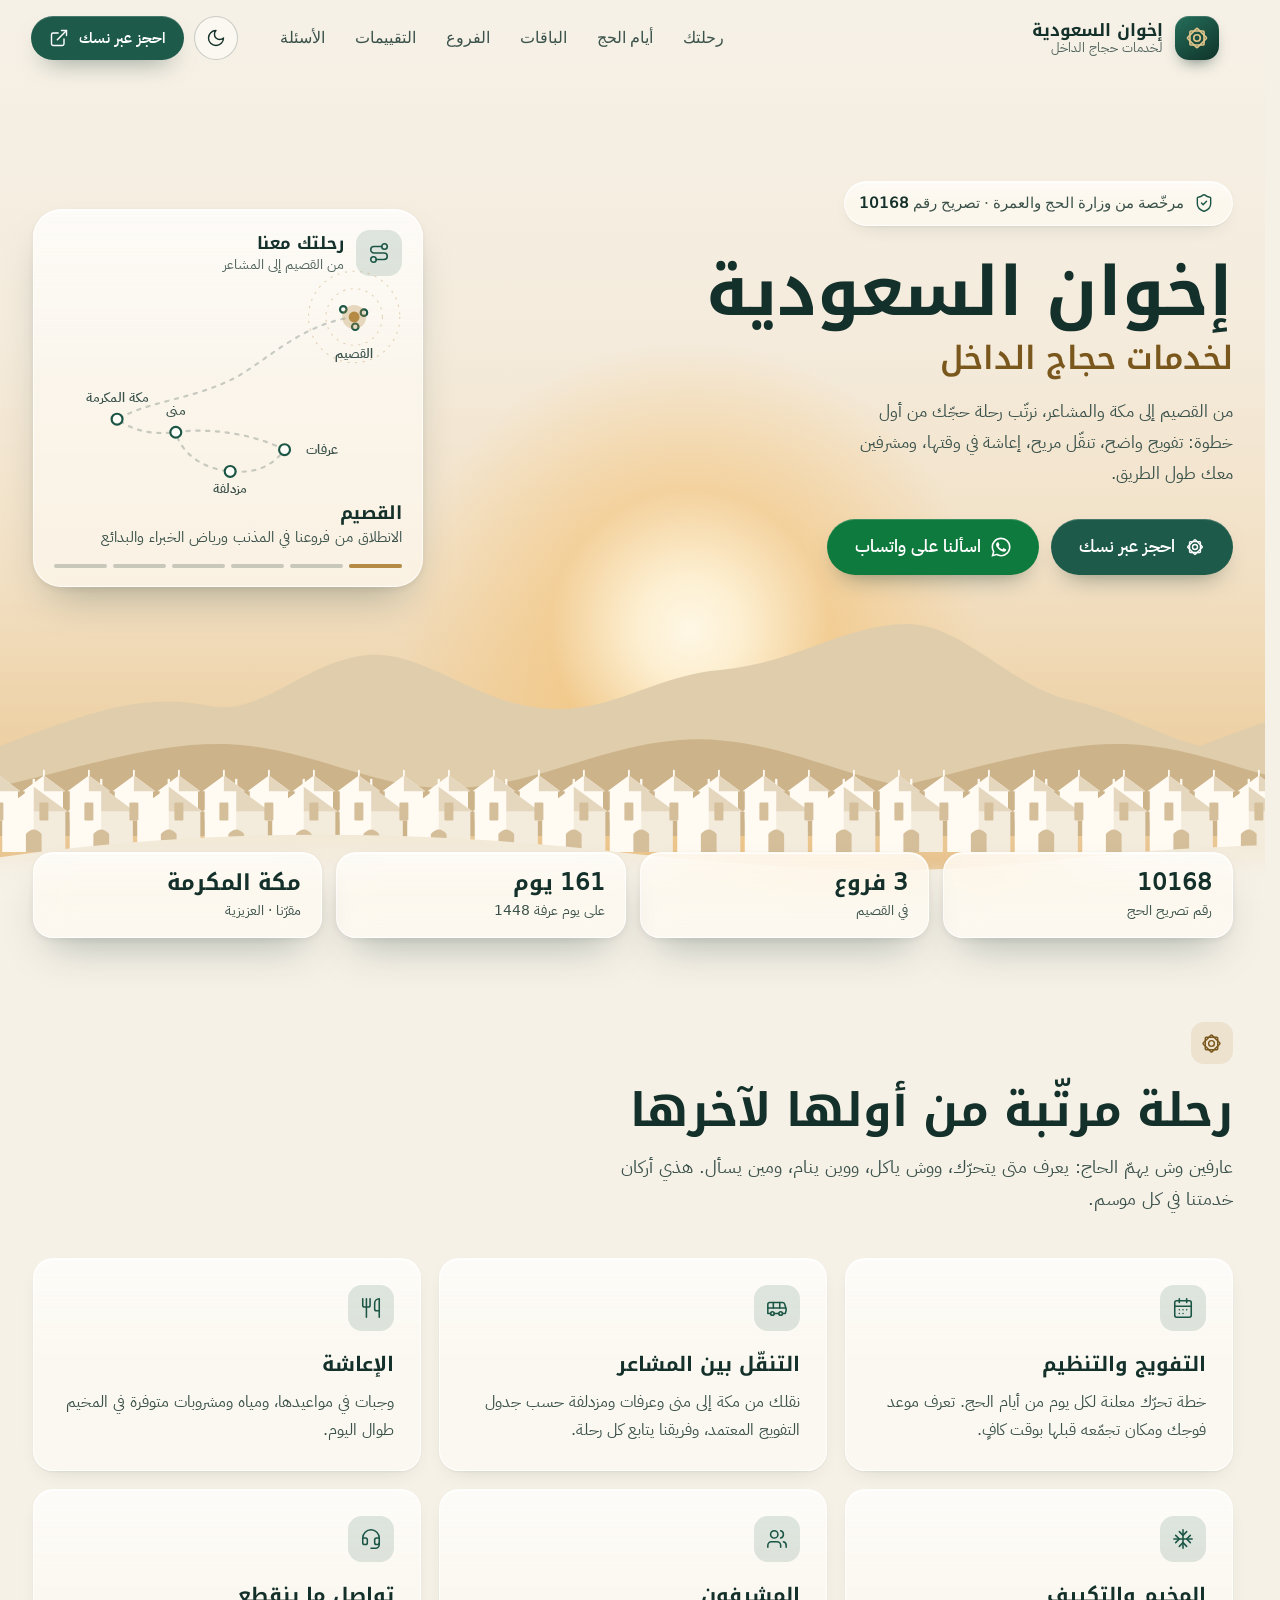
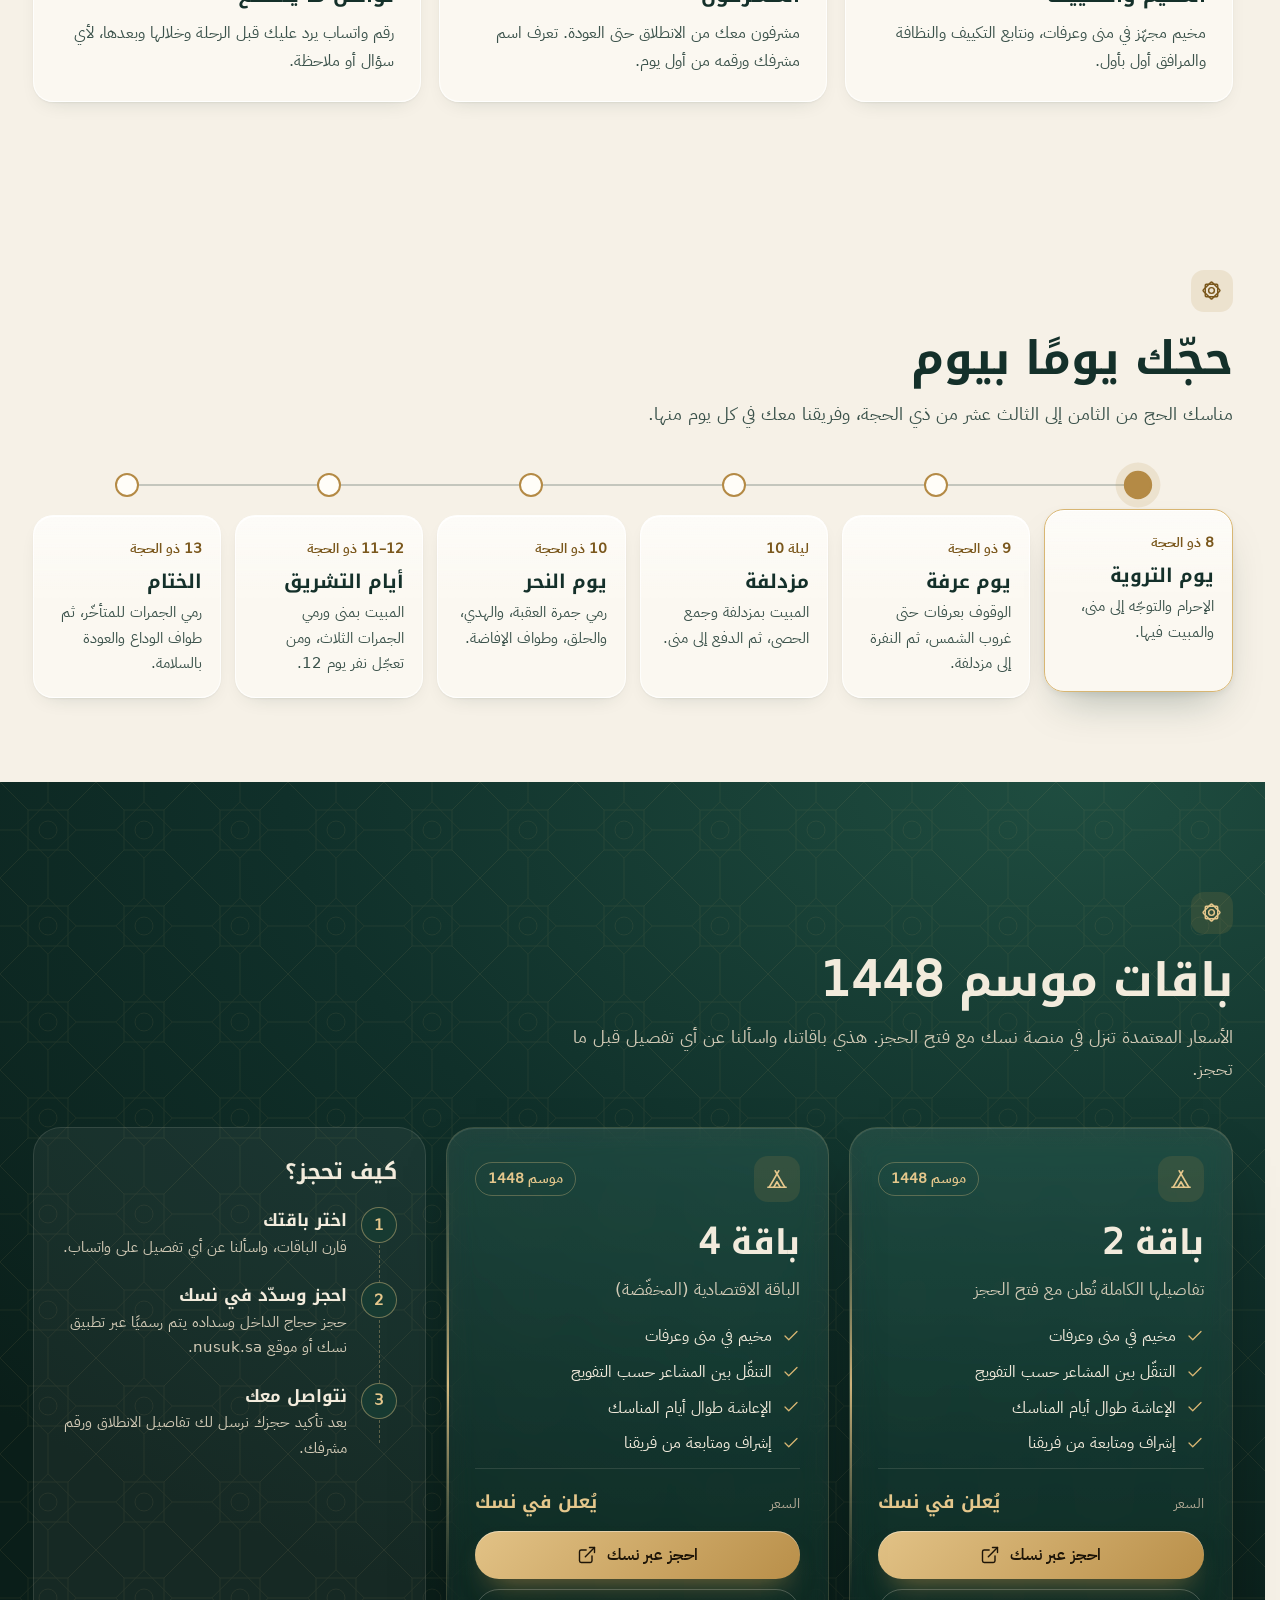
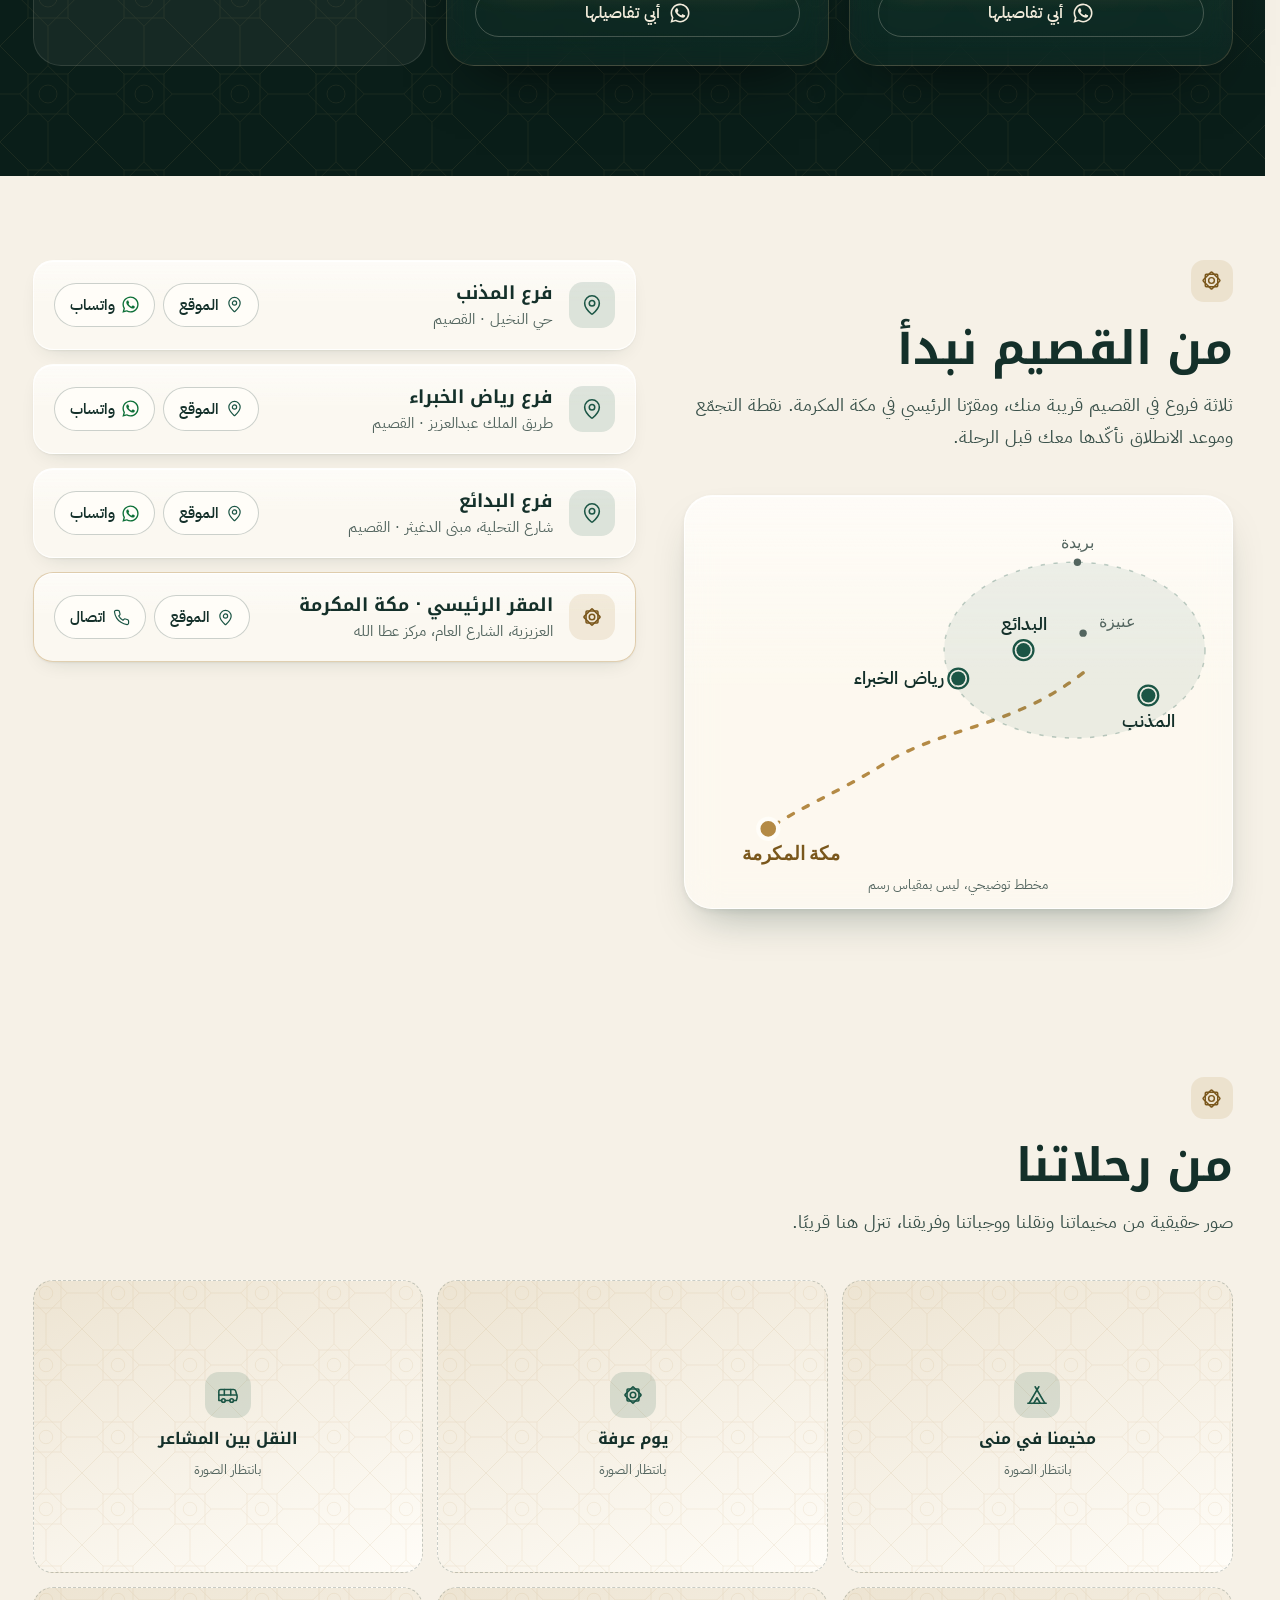
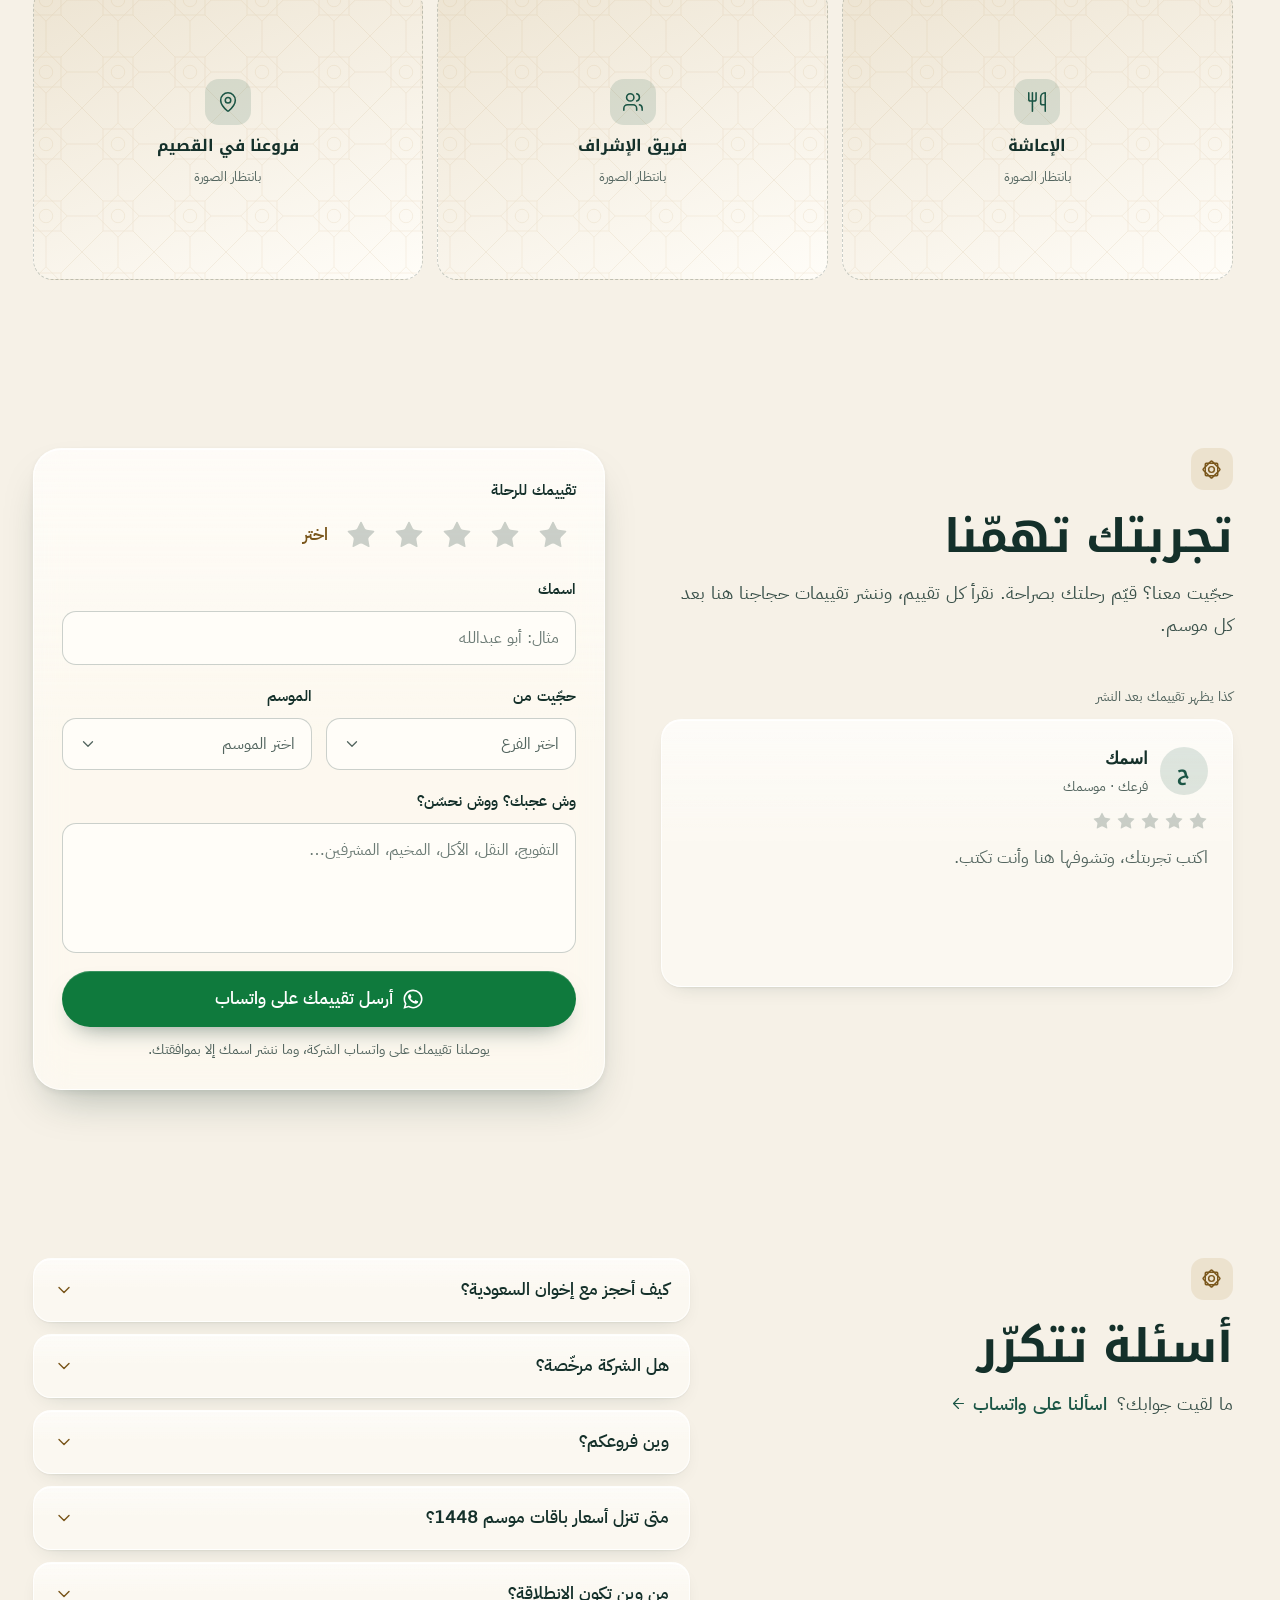
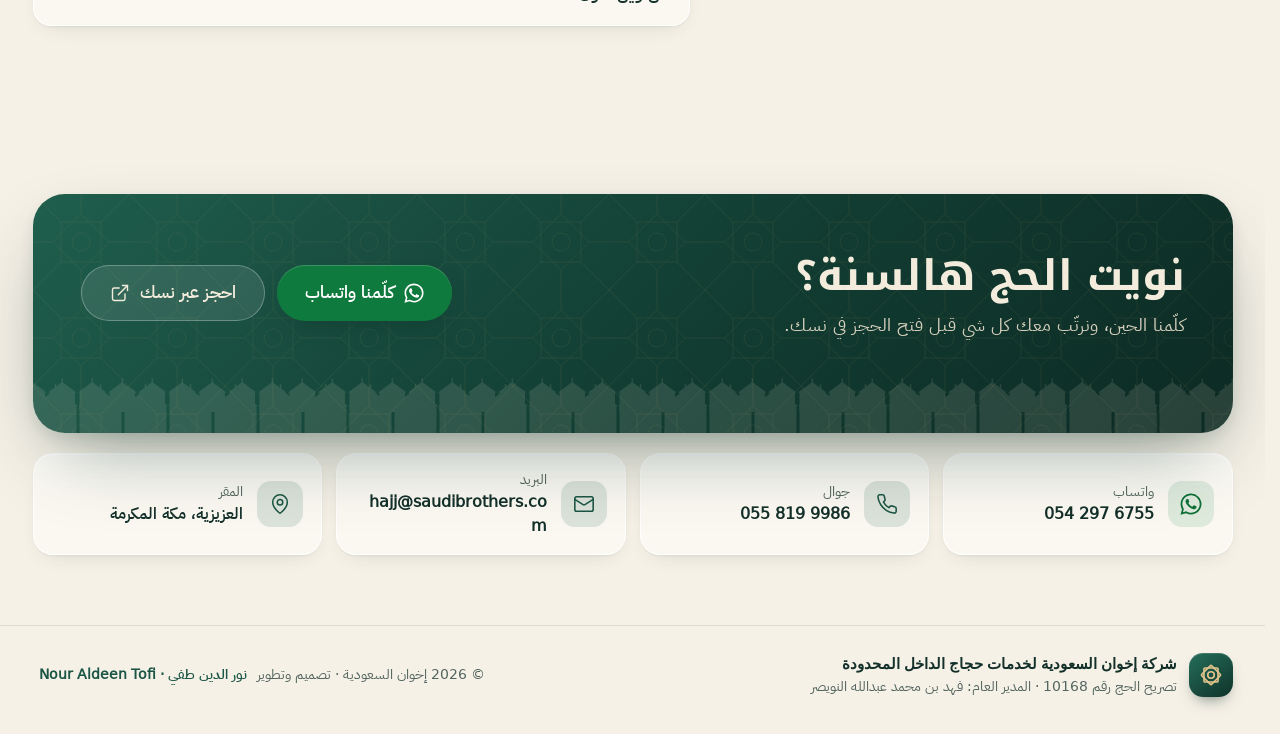
<file: index.html>
<!doctype html>
<html lang="ar" dir="rtl" data-theme="light">
<head>
<meta charset="utf-8">
<meta name="viewport" content="width=device-width, initial-scale=1, viewport-fit=cover">
<title>إخوان السعودية لخدمات حجاج الداخل | تصريح 10168 · مكة والقصيم</title>
<meta name="description" content="شركة إخوان السعودية لخدمات حجاج الداخل، مرخّصة من وزارة الحج والعمرة بتصريح رقم 10168. مقرّنا في مكة المكرمة (العزيزية) وفروعنا في القصيم: المذنب، رياض الخبراء، البدائع. الحجز والسداد عبر منصة نسك.">
<!-- نموذج مبدئي لم يعتمده العميل بعد: احذف السطر التالي بعد الموافقة -->
<meta name="robots" content="noindex, nofollow">
<meta name="theme-color" content="#f6f1e7">
<script>(function(){var d=document.documentElement,q,t,s;d.classList.add("js");setTimeout(function(){d.classList.add("ready")},4000);try{q=new URLSearchParams(location.search);t=q.get("theme")||localStorage.getItem("sb-theme")}catch(e){}if(t==="light"||t==="dark")d.setAttribute("data-theme",t);
/* the opening plays once per session; ?intro forces it, ?nointro and reduced motion skip it */
if((window.matchMedia&&matchMedia("(prefers-reduced-motion: reduce)").matches)||(q&&q.has("nointro")))return;try{s=sessionStorage.getItem("sb-intro");sessionStorage.setItem("sb-intro","1")}catch(e){}if(!s||(q&&q.has("intro")))d.classList.add("intro-on")})()</script>
<link rel="icon" href="assets/img/favicon.svg" type="image/svg+xml">
<link rel="icon" href="assets/img/favicon.png" type="image/png">
<link rel="apple-touch-icon" href="assets/img/apple-touch-icon.png">
<link rel="canonical" href="https://nouraldeentofi.github.io/saudi-brothers-hajj/">
<meta property="og:type" content="website">
<meta property="og:locale" content="ar_SA">
<meta property="og:site_name" content="إخوان السعودية لخدمات حجاج الداخل">
<meta property="og:title" content="إخوان السعودية لخدمات حجاج الداخل · تصريح 10168">
<meta property="og:description" content="من القصيم إلى مكة والمشاعر، نرتّب رحلة حجّك من أول خطوة. فروعنا: المذنب، رياض الخبراء، البدائع.">
<meta property="og:url" content="https://nouraldeentofi.github.io/saudi-brothers-hajj/">
<meta property="og:image" content="https://nouraldeentofi.github.io/saudi-brothers-hajj/assets/img/og.jpg">
<meta property="og:image:width" content="1200">
<meta property="og:image:height" content="630">
<meta property="og:image:alt" content="إخوان السعودية لخدمات حجاج الداخل: نجمة ذهبية فوق خيام منى وقت الفجر">
<meta name="twitter:card" content="summary_large_image">
<meta name="twitter:image" content="https://nouraldeentofi.github.io/saudi-brothers-hajj/assets/img/og.jpg">
<link rel="preload" href="assets/fonts/noto-kufi-arabic-arabic-700-normal.woff2" as="font" type="font/woff2" crossorigin>
<link rel="preload" href="assets/fonts/ibm-plex-sans-arabic-arabic-400-normal.woff2" as="font" type="font/woff2" crossorigin>
<link rel="stylesheet" href="assets/style.css">
<script type="application/ld+json">
{"@context":"https://schema.org","@graph":[
{"@type":"TravelAgency","@id":"https://nouraldeentofi.github.io/saudi-brothers-hajj/#org","name":"شركة اخوان السعودية لخدمات حجاج الداخل المحدودة","alternateName":["إخوان السعودية","اخوان السعودية","شركة إخوان السعودية لخدمات حجاج الداخل","اخوان السعودية لحجاج الداخل","الإخوان السعودية للحج","اخوان السعوديه","Saudi Brothers","Saudi Brothers Hajj","Saudi Ikhwan","Saudi Ikhwan Company for Domestic Pilgrims Services"],"description":"شركة خدمات حجاج الداخل مرخّصة من وزارة الحج والعمرة بتصريح رقم 10168، مقرها مكة المكرمة ولها فروع في القصيم.","url":"https://nouraldeentofi.github.io/saudi-brothers-hajj/","logo":"https://nouraldeentofi.github.io/saudi-brothers-hajj/assets/img/favicon.png","image":"https://nouraldeentofi.github.io/saudi-brothers-hajj/assets/img/og.jpg","telephone":"+966542976755","email":"hajj@saudibrothers.com","identifier":{"@type":"PropertyValue","name":"رقم تصريح الحج","value":"10168"},"address":{"@type":"PostalAddress","streetAddress":"الشارع العام، مركز عطا الله","addressLocality":"العزيزية، مكة المكرمة","addressRegion":"منطقة مكة المكرمة","addressCountry":"SA"},"areaServed":[{"@type":"AdministrativeArea","name":"القصيم"},{"@type":"Country","name":"المملكة العربية السعودية"}],"knowsAbout":["الحج","حجاج الداخل","باقات الحج","التفويج إلى المشاعر","منى","عرفات","مزدلفة"],"employee":{"@type":"Person","name":"فهد بن محمد عبدالله النويصر","jobTitle":"المدير العام"},
"department":[
{"@type":"LocalBusiness","name":"إخوان السعودية · فرع المذنب","telephone":"+966542976755","address":{"@type":"PostalAddress","streetAddress":"حي النخيل","addressLocality":"المذنب","addressRegion":"القصيم","addressCountry":"SA"}},
{"@type":"LocalBusiness","name":"إخوان السعودية · فرع رياض الخبراء","telephone":"+966542976755","address":{"@type":"PostalAddress","streetAddress":"طريق الملك عبدالعزيز","addressLocality":"رياض الخبراء","addressRegion":"القصيم","addressCountry":"SA"}},
{"@type":"LocalBusiness","name":"إخوان السعودية · فرع البدائع","telephone":"+966542976755","address":{"@type":"PostalAddress","streetAddress":"شارع التحلية، مبنى الدغيثر","addressLocality":"البدائع","addressRegion":"القصيم","addressCountry":"SA"}}],
"hasOfferCatalog":{"@type":"OfferCatalog","name":"باقات الحج لموسم 1448","itemListElement":[{"@type":"Offer","itemOffered":{"@type":"Service","name":"باقة 2","serviceType":"باقة حج لحجاج الداخل"}},{"@type":"Offer","itemOffered":{"@type":"Service","name":"باقة 4 · الباقة الاقتصادية (المخفضة)","serviceType":"باقة حج لحجاج الداخل"}}]}},
{"@type":"Service","name":"خدمات حجاج الداخل","serviceType":"تنظيم رحلات الحج لحجاج الداخل","provider":{"@id":"https://nouraldeentofi.github.io/saudi-brothers-hajj/#org"},"areaServed":"القصيم ومكة المكرمة","description":"التفويج والتنقل بين المشاعر، الإعاشة، المخيمات في منى وعرفات، والإشراف على الحجاج طوال الرحلة."},
{"@type":"FAQPage","mainEntity":[
{"@type":"Question","name":"كيف أحجز مع إخوان السعودية؟","acceptedAnswer":{"@type":"Answer","text":"حجز وسداد باقات حجاج الداخل يتم رسميًا عبر منصة نسك (تطبيق نسك أو موقع nusuk.sa). اختر باقتنا هناك، ولأي سؤال قبل الحجز كلّمنا على واتساب 0542976755."}},
{"@type":"Question","name":"هل الشركة مرخّصة؟","acceptedAnswer":{"@type":"Answer","text":"نعم. شركة إخوان السعودية لخدمات حجاج الداخل مرخّصة من وزارة الحج والعمرة، ورقم تصريح الحج 10168."}},
{"@type":"Question","name":"وين فروعكم؟","acceptedAnswer":{"@type":"Answer","text":"مقرّنا الرئيسي في مكة المكرمة، العزيزية، الشارع العام، مركز عطا الله. وفروعنا في القصيم: المذنب (حي النخيل)، رياض الخبراء (طريق الملك عبدالعزيز)، والبدائع (شارع التحلية، مبنى الدغيثر)."}},
{"@type":"Question","name":"متى تنزل أسعار باقات موسم 1448؟","acceptedAnswer":{"@type":"Answer","text":"تُعلن الأسعار والتفاصيل المعتمدة مع فتح وزارة الحج والعمرة لحجز باقات حجاج الداخل في نسك. راسلنا على واتساب ونبلغك أول ما تنزل."}},
{"@type":"Question","name":"من وين تكون الانطلاقة؟","acceptedAnswer":{"@type":"Answer","text":"كلّمنا على واتساب ونحدد معك أقرب فرع لك في القصيم ونقطة التجمّع وموعدها قبل الرحلة."}}]}
]}
</script>
</head>
<body>
<svg width="0" height="0" style="position:absolute" aria-hidden="true" focusable="false">
  <symbol id="i-home" viewBox="0 0 24 24"><path d="M15 21v-8a1 1 0 0 0-1-1h-4a1 1 0 0 0-1 1v8"/><path d="M3 10a2 2 0 0 1 .71-1.53l7-6a2 2 0 0 1 2.58 0l7 6A2 2 0 0 1 21 10v9a2 2 0 0 1-2 2H5a2 2 0 0 1-2-2z"/></symbol>
  <symbol id="i-pin" viewBox="0 0 24 24"><path d="M20 10c0 5-5.54 10.19-7.4 11.8a1 1 0 0 1-1.2 0C9.54 20.19 4 15 4 10a8 8 0 0 1 16 0"/><circle cx="12" cy="10" r="3"/></symbol>
  <symbol id="i-phone" viewBox="0 0 24 24"><path d="M22 16.92v3a2 2 0 0 1-2.18 2 19.8 19.8 0 0 1-8.63-3.07 19.5 19.5 0 0 1-6-6 19.8 19.8 0 0 1-3.07-8.67A2 2 0 0 1 4.11 2h3a2 2 0 0 1 2 1.72c.13.96.36 1.9.7 2.81a2 2 0 0 1-.45 2.11L8.09 9.91a16 16 0 0 0 6 6l1.27-1.27a2 2 0 0 1 2.11-.45c.91.34 1.85.57 2.81.7A2 2 0 0 1 22 16.92z"/></symbol>
  <symbol id="i-mail" viewBox="0 0 24 24"><rect width="20" height="16" x="2" y="4" rx="2"/><path d="m22 7-8.97 5.7a1.94 1.94 0 0 1-2.06 0L2 7"/></symbol>
  <symbol id="i-bus" viewBox="0 0 24 24"><path d="M8 6v6"/><path d="M15 6v6"/><path d="M2 12h19.6"/><path d="M18 18h3s.5-1.7.8-2.8c.1-.4.2-.8.2-1.2 0-.4-.1-.8-.2-1.2l-1.4-5C20.1 6.8 19.1 6 18 6H4a2 2 0 0 0-2 2v10h3"/><circle cx="7" cy="18" r="2"/><path d="M9 18h5"/><circle cx="16" cy="18" r="2"/></symbol>
  <symbol id="i-food" viewBox="0 0 24 24"><path d="M3 2v7c0 1.1.9 2 2 2h4a2 2 0 0 0 2-2V2"/><path d="M7 2v20"/><path d="M21 15V2a5 5 0 0 0-5 5v6c0 1.1.9 2 2 2h3Zm0 0v7"/></symbol>
  <symbol id="i-tent" viewBox="0 0 24 24"><path d="M3.5 21 14 3"/><path d="M20.5 21 10 3"/><path d="M15.5 21 12 15l-3.5 6"/><path d="M2 21h20"/></symbol>
  <symbol id="i-snow" viewBox="0 0 24 24"><path d="M2 12h20"/><path d="M12 2v20"/><path d="m20 16-4-4 4-4"/><path d="m4 8 4 4-4 4"/><path d="m16 4-4 4-4-4"/><path d="m8 20 4-4 4 4"/></symbol>
  <symbol id="i-users" viewBox="0 0 24 24"><path d="M16 21v-2a4 4 0 0 0-4-4H6a4 4 0 0 0-4 4v2"/><circle cx="9" cy="7" r="4"/><path d="M22 21v-2a4 4 0 0 0-3-3.87"/><path d="M16 3.13a4 4 0 0 1 0 7.75"/></symbol>
  <symbol id="i-route" viewBox="0 0 24 24"><circle cx="6" cy="19" r="3"/><path d="M9 19h8.5a3.5 3.5 0 0 0 0-7h-11a3.5 3.5 0 0 1 0-7H15"/><circle cx="18" cy="5" r="3"/></symbol>
  <symbol id="i-cal" viewBox="0 0 24 24"><path d="M8 2v4"/><path d="M16 2v4"/><rect width="18" height="18" x="3" y="4" rx="2"/><path d="M3 10h18"/><path d="M8 14h.01"/><path d="M12 14h.01"/><path d="M16 14h.01"/><path d="M8 18h.01"/><path d="M12 18h.01"/></symbol>
  <symbol id="i-shield" viewBox="0 0 24 24"><path d="M20 13c0 5-3.5 7.5-7.66 8.95a1 1 0 0 1-.67-.01C7.5 20.5 4 18 4 13V6a1 1 0 0 1 1-1c2 0 4.5-1.2 6.24-2.72a1.17 1.17 0 0 1 1.52 0C14.51 3.81 17 5 19 5a1 1 0 0 1 1 1z"/><path d="m9 12 2 2 4-4"/></symbol>
  <symbol id="i-chev" viewBox="0 0 24 24"><path d="m6 9 6 6 6-6"/></symbol>
  <symbol id="i-arrow" viewBox="0 0 24 24"><path d="m12 19-7-7 7-7"/><path d="M19 12H5"/></symbol>
  <symbol id="i-x" viewBox="0 0 24 24"><path d="M18 6 6 18"/><path d="m6 6 12 12"/></symbol>
  <symbol id="i-sun" viewBox="0 0 24 24"><circle cx="12" cy="12" r="4"/><path d="M12 2v2"/><path d="M12 20v2"/><path d="m4.93 4.93 1.41 1.41"/><path d="m17.66 17.66 1.41 1.41"/><path d="M2 12h2"/><path d="M20 12h2"/><path d="m6.34 17.66-1.41 1.41"/><path d="m19.07 4.93-1.41 1.41"/></symbol>
  <symbol id="i-moon" viewBox="0 0 24 24"><path d="M12 3a6 6 0 0 0 9 9 9 9 0 1 1-9-9Z"/></symbol>
  <symbol id="i-camera" viewBox="0 0 24 24"><path d="M14.5 4h-5L7 7H4a2 2 0 0 0-2 2v9a2 2 0 0 0 2 2h16a2 2 0 0 0 2-2V9a2 2 0 0 0-2-2h-3l-2.5-3z"/><circle cx="12" cy="13" r="3"/></symbol>
  <symbol id="i-star" viewBox="0 0 24 24"><path fill="currentColor" stroke="none" d="M11.53 2.3a.53.53 0 0 1 .95 0l2.31 4.68a2.12 2.12 0 0 0 1.6 1.16l5.16.76a.53.53 0 0 1 .3.9l-3.74 3.64a2.12 2.12 0 0 0-.61 1.88l.88 5.14a.53.53 0 0 1-.77.56l-4.62-2.43a2.12 2.12 0 0 0-1.97 0L6.4 21.01a.53.53 0 0 1-.77-.56l.88-5.14a2.12 2.12 0 0 0-.61-1.88L2.16 9.8a.53.53 0 0 1 .3-.91l5.16-.75a2.12 2.12 0 0 0 1.6-1.16z"/></symbol>
  <symbol id="i-ext" viewBox="0 0 24 24"><path d="M15 3h6v6"/><path d="M10 14 21 3"/><path d="M18 13v6a2 2 0 0 1-2 2H5a2 2 0 0 1-2-2V8a2 2 0 0 1 2-2h6"/></symbol>
  <symbol id="i-check" viewBox="0 0 24 24"><path d="M20 6 9 17l-5-5"/></symbol>
  <symbol id="i-layers" viewBox="0 0 24 24"><path d="M12.83 2.18a2 2 0 0 0-1.66 0L2.6 6.08a1 1 0 0 0 0 1.83l8.58 3.91a2 2 0 0 0 1.66 0l8.58-3.9a1 1 0 0 0 0-1.83Z"/><path d="m22 17.65-9.17 4.16a2 2 0 0 1-1.66 0L2 17.65"/><path d="m22 12.65-9.17 4.16a2 2 0 0 1-1.66 0L2 12.65"/></symbol>
  <symbol id="i-help" viewBox="0 0 24 24"><circle cx="12" cy="12" r="10"/><path d="M9.09 9a3 3 0 0 1 5.83 1c0 2-3 3-3 3"/><path d="M12 17h.01"/></symbol>
  <symbol id="i-headset" viewBox="0 0 24 24"><path d="M3 11h3a2 2 0 0 1 2 2v3a2 2 0 0 1-2 2H5a2 2 0 0 1-2-2v-5Zm0 0a9 9 0 1 1 18 0m0 0v5a2 2 0 0 1-2 2h-1a2 2 0 0 1-2-2v-3a2 2 0 0 1 2-2h3Z"/><path d="M21 16v2a4 4 0 0 1-4 4h-5"/></symbol>
  <symbol id="i-msg" viewBox="0 0 24 24"><path d="M7.9 20A9 9 0 1 0 4 16.1L2 22Z"/><path d="M8 12h.01"/><path d="M12 12h.01"/><path d="M16 12h.01"/></symbol>
  <symbol id="i-khatam" viewBox="0 0 24 24"><rect x="5.5" y="5.5" width="13" height="13" rx="1"/><rect x="5.5" y="5.5" width="13" height="13" rx="1" transform="rotate(45 12 12)"/><circle cx="12" cy="12" r="3"/></symbol>
  <symbol id="i-menu" viewBox="0 0 24 24"><path d="M4 7h16"/><path d="M4 12h16"/><path d="M4 17h10"/></symbol>
  <symbol id="i-wa" viewBox="0 0 24 24"><path fill="currentColor" stroke="none" d="M17.47 14.38c-.3-.15-1.75-.86-2.02-.96-.27-.1-.47-.15-.66.15-.2.3-.76.96-.93 1.16-.17.2-.34.22-.64.07-.3-.15-1.25-.46-2.38-1.47-.88-.78-1.47-1.75-1.65-2.05-.17-.3-.02-.46.13-.6.13-.14.3-.35.45-.52.15-.18.2-.3.3-.5.1-.2.05-.37-.03-.52-.07-.15-.66-1.6-.91-2.2-.24-.57-.48-.5-.66-.5h-.57c-.2 0-.52.08-.79.37-.27.3-1.04 1.02-1.04 2.48s1.07 2.88 1.21 3.08c.15.2 2.1 3.2 5.08 4.48.71.31 1.26.49 1.69.63.71.23 1.36.2 1.87.12.57-.09 1.75-.72 2-1.4.25-.7.25-1.29.17-1.41-.07-.13-.27-.2-.57-.35zM12.04 21.5h-.01a9.45 9.45 0 0 1-4.82-1.32l-.35-.2-3.58.94.96-3.49-.23-.36a9.43 9.43 0 0 1-1.45-5.03c0-5.22 4.25-9.47 9.48-9.47 2.53 0 4.9.99 6.7 2.78a9.4 9.4 0 0 1 2.77 6.7c0 5.23-4.25 9.48-9.47 9.48zm8.06-17.54A11.32 11.32 0 0 0 12.04.63C5.76.63.65 5.74.65 12.02c0 2 .52 3.96 1.52 5.69L.55 23.63l6.05-1.59a11.36 11.36 0 0 0 5.43 1.38h.01c6.28 0 11.39-5.11 11.39-11.39 0-3.04-1.18-5.9-3.33-8.05z"/></symbol>
</svg>

<div class="intro" id="intro" aria-hidden="true">
  <div class="intro-core">
    <svg class="intro-star" viewBox="-60 -60 120 120">
      <rect class="draw" x="-36" y="-36" width="72" height="72" rx="2" pathLength="1"/>
      <rect class="draw d2" x="-36" y="-36" width="72" height="72" rx="2" pathLength="1" transform="rotate(45)"/>
      <circle class="draw d3" r="17" pathLength="1"/>
      <circle class="dot" r="3"/>
    </svg>
    <p class="intro-talb"><span>لَبَّيْكَ</span> <span>اللَّهُمَّ</span> <span>لَبَّيْك</span></p>
    <p class="intro-name">إخوان السعودية · لخدمات حجاج الداخل</p>
  </div>
  <button type="button" class="intro-skip" id="introSkip" tabindex="-1">تخطّي</button>
</div>

<div class="bg" aria-hidden="true"><div class="bg-lattice"></div></div>
<div class="progress" id="progress" aria-hidden="true"></div>
<a class="skip" href="#main">تخطَّ إلى المحتوى</a>

<header class="top" id="top">
  <div class="wrap top-in">
    <a class="brand enter" href="#home" style="--d:0ms">
      <span class="mono" aria-hidden="true"><svg class="i"><use href="#i-khatam"/></svg></span>
      <span class="brand-t"><b>إخوان السعودية</b><small>لخدمات حجاج الداخل</small></span>
    </a>
    <nav class="nav enter" style="--d:80ms" aria-label="أقسام الصفحة">
      <a href="#care">رحلتك</a>
      <a href="#days">أيام الحج</a>
      <a href="#packages">الباقات</a>
      <a href="#branches">الفروع</a>
      <a href="#reviews">التقييمات</a>
      <a href="#faq">الأسئلة</a>
    </nav>
    <div class="top-act enter" style="--d:160ms">
      <button type="button" class="ibtn" id="themeBtn" aria-label="تبديل الوضع الداكن" aria-pressed="false"><svg class="i i-moon"><use href="#i-moon"/></svg><svg class="i i-sun"><use href="#i-sun"/></svg></button>
      <a class="btn sm primary top-cta" data-nusuk href="https://www.nusuk.sa/" target="_blank" rel="noopener">احجز عبر نسك<svg class="i"><use href="#i-ext"/></svg></a>
      <button type="button" class="ibtn burger" id="menuBtn" aria-label="فتح القائمة" aria-expanded="false" aria-controls="menu"><span></span><span></span><span></span></button>
    </div>
  </div>
</header>

<main id="main">

<section class="hero" id="home" aria-labelledby="hero-h">
  <div class="stage" id="stage">
    <div class="sky" aria-hidden="true">
      <div class="sun"></div>
      <div class="moon"></div>
      <div class="stars"><i style="--x:44.0%;--y:13.6%;--s:3px;--d:2.6s;--dl:-4.1s"></i><i style="--x:26.0%;--y:49.4%;--s:2.5px;--d:2.8s;--dl:-4.7s"></i><i style="--x:3.9%;--y:6.4%;--s:2px;--d:5.9s;--dl:-1.5s"></i><i style="--x:44.8%;--y:35.4%;--s:2.5px;--d:3.6s;--dl:-0.2s"></i><i style="--x:75.7%;--y:11.8%;--s:2px;--d:3.4s;--dl:-2.9s"></i><i style="--x:72.6%;--y:27.4%;--s:2px;--d:4.9s;--dl:-2.6s"></i><i style="--x:61.9%;--y:44.5%;--s:1.5px;--d:3.0s;--dl:-0.5s"></i><i style="--x:90.7%;--y:33.6%;--s:2.5px;--d:5.5s;--dl:-4.3s"></i><i style="--x:15.9%;--y:22.0%;--s:1.5px;--d:4.2s;--dl:-2.5s"></i><i style="--x:40.5%;--y:20.4%;--s:2px;--d:2.6s;--dl:-0.1s"></i><i style="--x:11.0%;--y:18.1%;--s:2px;--d:5.8s;--dl:-3.8s"></i><i style="--x:26.7%;--y:22.2%;--s:2px;--d:5.8s;--dl:-0.9s"></i><i style="--x:69.5%;--y:43.0%;--s:3px;--d:3.0s;--dl:-1.7s"></i><i style="--x:9.8%;--y:26.4%;--s:2.5px;--d:2.8s;--dl:-4.0s"></i><i style="--x:48.2%;--y:36.2%;--s:2px;--d:3.0s;--dl:-1.1s"></i><i style="--x:5.8%;--y:48.9%;--s:1.5px;--d:4.9s;--dl:-2.4s"></i><i style="--x:92.0%;--y:5.7%;--s:1.5px;--d:2.7s;--dl:-1.0s"></i><i style="--x:13.4%;--y:37.9%;--s:2.5px;--d:4.3s;--dl:-1.6s"></i><i style="--x:68.7%;--y:49.4%;--s:2.5px;--d:5.1s;--dl:-0.5s"></i><i style="--x:86.3%;--y:18.2%;--s:3px;--d:4.3s;--dl:-2.8s"></i><i style="--x:82.0%;--y:34.4%;--s:3px;--d:3.7s;--dl:-4.9s"></i><i style="--x:76.6%;--y:26.1%;--s:2.5px;--d:3.5s;--dl:-3.1s"></i><i style="--x:96.1%;--y:10.8%;--s:1.5px;--d:5.6s;--dl:-1.2s"></i></div>
      <div class="motes"><i style="--x:46.4%;--y:70.8%;--s:2px;--d:11.4s;--dl:-3.0s"></i><i style="--x:59.9%;--y:69.2%;--s:4px;--d:12.6s;--dl:-13.3s"></i><i style="--x:61.6%;--y:90.9%;--s:3px;--d:10.6s;--dl:-1.7s"></i><i style="--x:34.0%;--y:66.5%;--s:3px;--d:9.0s;--dl:-4.2s"></i><i style="--x:86.5%;--y:61.6%;--s:4px;--d:13.7s;--dl:-1.6s"></i><i style="--x:46.0%;--y:61.4%;--s:3px;--d:11.1s;--dl:-5.6s"></i><i style="--x:68.9%;--y:80.6%;--s:2px;--d:14.3s;--dl:-13.7s"></i><i style="--x:17.8%;--y:89.6%;--s:3px;--d:10.1s;--dl:-13.5s"></i><i style="--x:77.8%;--y:86.2%;--s:4px;--d:10.8s;--dl:-10.4s"></i><i style="--x:57.0%;--y:64.7%;--s:2px;--d:12.6s;--dl:-11.5s"></i><i style="--x:76.5%;--y:76.7%;--s:3px;--d:14.4s;--dl:-5.5s"></i><i style="--x:24.5%;--y:64.0%;--s:2px;--d:14.6s;--dl:-7.2s"></i><i style="--x:22.0%;--y:58.4%;--s:2px;--d:15.2s;--dl:-0.0s"></i><i style="--x:56.3%;--y:57.8%;--s:3px;--d:9.5s;--dl:-11.3s"></i></div>
    </div>
    <div class="scene" aria-hidden="true">
      <div class="lay ridge-far"></div>
      <div class="lay ridge-near"></div>
      <div class="lay tents"><i class="t-body"></i><i class="t-shade"></i><i class="t-lamps"></i></div>
      <div class="lay dunes"></div>
    </div>

    <div class="wrap hero-in" id="heroIn">
      <div class="hero-text">
        <p class="permit glass enter" style="--d:120ms"><svg class="i"><use href="#i-shield"/></svg><span><span class="pl">مرخّصة من وزارة الحج والعمرة</span><span class="ps">مرخّصة من الوزارة</span> · تصريح رقم <b dir="ltr">10168</b></span></p>
        <h1 class="h1" id="hero-h"><span class="h1-a enter" style="--d:220ms">إخوان السعودية</span><span class="h1-b enter" style="--d:330ms">لخدمات حجاج الداخل</span></h1>
        <p class="lead enter" style="--d:440ms">من القصيم إلى مكة والمشاعر، نرتّب رحلة حجّك من أول خطوة: تفويج واضح، تنقّل مريح، إعاشة في وقتها، ومشرفين معك طول الطريق.</p>
        <div class="hero-cta enter" id="heroCta" style="--d:560ms">
          <a class="btn primary lg shine" data-nusuk href="https://www.nusuk.sa/" target="_blank" rel="noopener"><svg class="i"><use href="#i-khatam"/></svg>احجز عبر نسك</a>
          <a class="btn wa lg hero-wa" data-wa="السلام عليكم، أبي أستفسر عن الحج معكم لموسم 1448" href="https://wa.me/966542976755?text=%D8%A7%D9%84%D8%B3%D9%84%D8%A7%D9%85%20%D8%B9%D9%84%D9%8A%D9%83%D9%85" target="_blank" rel="noopener"><svg class="i pulse"><use href="#i-wa"/></svg>اسألنا على واتساب</a>
        </div>
      </div>
    </div>

  </div>

  <ul class="facts wrap" aria-label="معلومات سريعة">
    <li class="fact glass enter" style="--d:700ms"><b dir="ltr">10168</b><span>رقم تصريح الحج</span></li>
    <li class="fact glass enter" style="--d:780ms"><b><span class="num" dir="ltr" data-count="3">3</span> فروع</b><span>في القصيم</span></li>
    <li class="fact glass enter" style="--d:860ms" id="factDays"><b><span class="num w3" dir="ltr" data-days>—</span> يوم</b><span>على يوم عرفة <span data-hyear>1448</span></span></li>
    <li class="fact glass enter" style="--d:940ms"><b>مكة المكرمة</b><span>مقرّنا · العزيزية</span></li>
  </ul>

  <nav class="qa wrap" id="qa" aria-label="تواصل سريع">
    <a class="qa-b" data-tel href="tel:+966542976755"><span><svg class="i"><use href="#i-phone"/></svg></span>اتصال</a>
    <a class="qa-b wa" data-wa="السلام عليكم، أبي أستفسر عن الحج معكم لموسم 1448" href="https://wa.me/966542976755" target="_blank" rel="noopener"><span><svg class="i pulse"><use href="#i-wa"/></svg></span>واتساب</a>
    <a class="qa-b" href="#branches"><span><svg class="i"><use href="#i-pin"/></svg></span>الفروع</a>
    <a class="qa-b" href="#packages"><span><svg class="i"><use href="#i-layers"/></svg></span>الباقات</a>
  </nav>

  <div class="wrap hero-side" id="heroSide">
    <div class="j-float">
    <aside class="journey glass enter" style="--d:480ms" id="journey" aria-label="مراحل الرحلة من القصيم إلى المشاعر">
      <div class="j-head">
        <span class="tile"><svg class="i"><use href="#i-route"/></svg></span>
        <div><b>رحلتك معنا</b><small>من القصيم إلى المشاعر</small></div>
      </div>
      <svg class="j-map" viewBox="0 0 320 200" aria-hidden="true">
        <g class="j-grid"><circle cx="276" cy="34" r="26"/><circle cx="276" cy="34" r="42"/></g>
        <path class="j-base" d="M276 34C230 40 200 70 170 88C130 110 90 110 58 128C75 140 92 142 112 140C140 136 180 140 212 156C200 172 185 178 162 176C140 174 118 162 112 140"/>
        <path class="j-trace" id="jTrace" d="M276 34C230 40 200 70 170 88C130 110 90 110 58 128C75 140 92 142 112 140C140 136 180 140 212 156C200 172 185 178 162 176C140 174 118 162 112 140"/>
        <g class="j-pts">
          <circle cx="266" cy="27" r="3"/><circle cx="285" cy="30" r="3"/><circle cx="277" cy="43" r="3"/>
          <circle cx="58" cy="128" r="5"/><circle cx="112" cy="140" r="5"/><circle cx="212" cy="156" r="5"/><circle cx="162" cy="176" r="5"/>
        </g>
        <g class="j-lbl">
          <text x="276" y="72">القصيم</text><text x="58" y="112">مكة المكرمة</text><text x="112" y="124">منى</text><text x="246" y="160">عرفات</text><text x="162" y="196">مزدلفة</text>
        </g>
        <g class="j-mark" id="jMark" transform="translate(276 34)"><circle class="halo" r="11"/><circle r="5"/></g>
      </svg>
      <div class="j-cap" id="jCap">
        <p class="j-st on"><b>القصيم</b><span>الانطلاق من فروعنا في المذنب ورياض الخبراء والبدائع</span></p>
        <p class="j-st"><b>مكة المكرمة</b><span>مقرّنا في العزيزية، ومنه تبدأ أيام المناسك</span></p>
        <p class="j-st"><b>منى · <span dir="ltr">8</span> ذو الحجة</b><span>يوم التروية: التوجّه إلى المخيم والمبيت في منى</span></p>
        <p class="j-st"><b>عرفات · <span dir="ltr">9</span> ذو الحجة</b><span>يوم عرفة: الوقوف بعرفات حتى غروب الشمس</span></p>
        <p class="j-st"><b>مزدلفة · ليلة <span dir="ltr">10</span></b><span>المبيت بمزدلفة وجمع الحصى</span></p>
        <p class="j-st"><b>منى · <span dir="ltr">10–13</span> ذو الحجة</b><span>يوم النحر وأيام التشريق ورمي الجمرات حتى الختام</span></p>
      </div>
      <div class="j-prog" id="jProg" aria-hidden="true"><i class="on"></i><i></i><i></i><i></i><i></i><i></i></div>
    </aside>
    </div>
  </div>
</section>

<section class="sec" id="care" aria-labelledby="care-h">
  <div class="wrap">
    <header class="sec-head">
      <span class="orn rv" aria-hidden="true"><svg class="i"><use href="#i-khatam"/></svg></span>
      <h2 id="care-h" class="rv from-start">رحلة مرتّبة من أولها لآخرها</h2>
      <p class="rv">عارفين وش يهمّ الحاج: يعرف متى يتحرّك، ووش ياكل، ووين ينام، ومين يسأل. هذي أركان خدمتنا في كل موسم.</p>
    </header>
    <div class="row cards" id="careRow" data-row data-auto data-label="أركان الخدمة، اسحب للمزيد">
      <article class="card pillar">
        <span class="tile"><svg class="i"><use href="#i-cal"/></svg></span>
        <h3>التفويج والتنظيم</h3>
        <p>خطة تحرّك معلنة لكل يوم من أيام الحج. تعرف موعد فوجك ومكان تجمّعه قبلها بوقت كافٍ.</p>
      </article>
      <article class="card pillar">
        <span class="tile"><svg class="i"><use href="#i-bus"/></svg></span>
        <h3>التنقّل بين المشاعر</h3>
        <p>نقلك من مكة إلى منى وعرفات ومزدلفة حسب جدول التفويج المعتمد، وفريقنا يتابع كل رحلة.</p>
      </article>
      <article class="card pillar">
        <span class="tile"><svg class="i"><use href="#i-food"/></svg></span>
        <h3>الإعاشة</h3>
        <p>وجبات في مواعيدها، ومياه ومشروبات متوفرة في المخيم طوال اليوم.</p>
      </article>
      <article class="card pillar">
        <span class="tile"><svg class="i"><use href="#i-snow"/></svg></span>
        <h3>المخيم والتكييف</h3>
        <p>مخيم مجهّز في منى وعرفات، ونتابع التكييف والنظافة والمرافق أول بأول.</p>
      </article>
      <article class="card pillar">
        <span class="tile"><svg class="i"><use href="#i-users"/></svg></span>
        <h3>المشرفون</h3>
        <p>مشرفون معك من الانطلاق حتى العودة. تعرف اسم مشرفك ورقمه من أول يوم.</p>
      </article>
      <article class="card pillar">
        <span class="tile"><svg class="i"><use href="#i-headset"/></svg></span>
        <h3>تواصل ما ينقطع</h3>
        <p>رقم واتساب يرد عليك قبل الرحلة وخلالها وبعدها، لأي سؤال أو ملاحظة.</p>
      </article>
    </div>
    <div class="dots" data-dots="careRow" aria-hidden="true"></div>
  </div>
</section>

<section class="sec" id="days" aria-labelledby="days-h">
  <div class="wrap">
    <header class="sec-head">
      <span class="orn rv" aria-hidden="true"><svg class="i"><use href="#i-khatam"/></svg></span>
      <h2 id="days-h" class="rv from-start">حجّك يومًا بيوم</h2>
      <p class="rv">مناسك الحج من الثامن إلى الثالث عشر من ذي الحجة، وفريقنا معك في كل يوم منها.</p>
    </header>
    <ol class="days" id="daysList">
      <li class="day rv"><span class="d-dot" aria-hidden="true"></span><div class="d-card"><span class="d-date"><span dir="ltr">8</span> ذو الحجة</span><h3>يوم التروية</h3><p>الإحرام والتوجّه إلى منى، والمبيت فيها.</p></div></li>
      <li class="day rv"><span class="d-dot" aria-hidden="true"></span><div class="d-card"><span class="d-date"><span dir="ltr">9</span> ذو الحجة</span><h3>يوم عرفة</h3><p>الوقوف بعرفات حتى غروب الشمس، ثم النفرة إلى مزدلفة.</p></div></li>
      <li class="day rv"><span class="d-dot" aria-hidden="true"></span><div class="d-card"><span class="d-date">ليلة <span dir="ltr">10</span></span><h3>مزدلفة</h3><p>المبيت بمزدلفة وجمع الحصى، ثم الدفع إلى منى.</p></div></li>
      <li class="day rv"><span class="d-dot" aria-hidden="true"></span><div class="d-card"><span class="d-date"><span dir="ltr">10</span> ذو الحجة</span><h3>يوم النحر</h3><p>رمي جمرة العقبة، والهدي، والحلق، وطواف الإفاضة.</p></div></li>
      <li class="day rv"><span class="d-dot" aria-hidden="true"></span><div class="d-card"><span class="d-date"><span dir="ltr">11–12</span> ذو الحجة</span><h3>أيام التشريق</h3><p>المبيت بمنى ورمي الجمرات الثلاث، ومن تعجّل نفر يوم <span dir="ltr">12</span>.</p></div></li>
      <li class="day rv"><span class="d-dot" aria-hidden="true"></span><div class="d-card"><span class="d-date"><span dir="ltr">13</span> ذو الحجة</span><h3>الختام</h3><p>رمي الجمرات للمتأخّر، ثم طواف الوداع والعودة بالسلامة.</p></div></li>
    </ol>
  </div>
</section>

<section class="sec band" id="packages" aria-labelledby="pk-h">
  <div class="band-bg" aria-hidden="true"><div class="band-lattice"></div></div>
  <div class="wrap">
    <header class="sec-head">
      <span class="orn rv" aria-hidden="true"><svg class="i"><use href="#i-khatam"/></svg></span>
      <h2 id="pk-h" class="rv from-start">باقات موسم <span dir="ltr">1448</span></h2>
      <p class="rv">الأسعار المعتمدة تنزل في منصة نسك مع فتح الحجز. هذي باقاتنا، واسألنا عن أي تفصيل قبل ما تحجز.</p>
    </header>
    <div class="seg" id="pkSeg" role="tablist" aria-label="اختر الباقة">
      <span class="seg-thumb" aria-hidden="true"></span>
      <button type="button" role="tab" aria-selected="true" aria-controls="pk-2" data-i="0">باقة <span dir="ltr">2</span></button>
      <button type="button" role="tab" aria-selected="false" aria-controls="pk-4" data-i="1">باقة <span dir="ltr">4</span> · الاقتصادية</button>
    </div>
    <div class="pk-grid">
      <div class="row pk-row" id="pkRow" data-row data-label="الباقات، اسحب للمزيد">
        <article class="pk" id="pk-2" aria-labelledby="pk2-t">
          <div class="pk-top"><span class="tile gold"><svg class="i"><use href="#i-tent"/></svg></span><span class="pk-season">موسم <span dir="ltr">1448</span></span></div>
          <h3 id="pk2-t">باقة <span dir="ltr">2</span></h3>
          <p class="pk-sub">تفاصيلها الكاملة تُعلن مع فتح الحجز</p>
          <ul class="pk-list">
            <li><svg class="i"><use href="#i-check"/></svg>مخيم في منى وعرفات</li>
            <li><svg class="i"><use href="#i-check"/></svg>التنقّل بين المشاعر حسب التفويج</li>
            <li><svg class="i"><use href="#i-check"/></svg>الإعاشة طوال أيام المناسك</li>
            <li><svg class="i"><use href="#i-check"/></svg>إشراف ومتابعة من فريقنا</li>
          </ul>
          <div class="pk-price"><small>السعر</small><b>يُعلن في نسك</b></div>
          <div class="pk-btns">
            <a class="btn gold full" data-nusuk href="https://www.nusuk.sa/" target="_blank" rel="noopener">احجز عبر نسك<svg class="i"><use href="#i-ext"/></svg></a>
            <a class="btn line full" data-wa="السلام عليكم، أبي تفاصيل «باقة 2» لموسم 1448" href="https://wa.me/966542976755" target="_blank" rel="noopener"><svg class="i"><use href="#i-wa"/></svg>أبي تفاصيلها</a>
          </div>
        </article>
        <article class="pk" id="pk-4" aria-labelledby="pk4-t">
          <div class="pk-top"><span class="tile gold"><svg class="i"><use href="#i-tent"/></svg></span><span class="pk-season">موسم <span dir="ltr">1448</span></span></div>
          <h3 id="pk4-t">باقة <span dir="ltr">4</span></h3>
          <p class="pk-sub">الباقة الاقتصادية (المخفّضة)</p>
          <ul class="pk-list">
            <li><svg class="i"><use href="#i-check"/></svg>مخيم في منى وعرفات</li>
            <li><svg class="i"><use href="#i-check"/></svg>التنقّل بين المشاعر حسب التفويج</li>
            <li><svg class="i"><use href="#i-check"/></svg>الإعاشة طوال أيام المناسك</li>
            <li><svg class="i"><use href="#i-check"/></svg>إشراف ومتابعة من فريقنا</li>
          </ul>
          <div class="pk-price"><small>السعر</small><b>يُعلن في نسك</b></div>
          <div class="pk-btns">
            <a class="btn gold full" data-nusuk href="https://www.nusuk.sa/" target="_blank" rel="noopener">احجز عبر نسك<svg class="i"><use href="#i-ext"/></svg></a>
            <a class="btn line full" data-wa="السلام عليكم، أبي تفاصيل «باقة 4 الاقتصادية» لموسم 1448" href="https://wa.me/966542976755" target="_blank" rel="noopener"><svg class="i"><use href="#i-wa"/></svg>أبي تفاصيلها</a>
          </div>
        </article>
      </div>
      <div class="how" aria-labelledby="how-h">
        <h3 id="how-h">كيف تحجز؟</h3>
        <ol class="how-steps">
          <li><span class="how-n" dir="ltr">1</span><div><b>اختر باقتك</b><p>قارن الباقات، واسألنا عن أي تفصيل على واتساب.</p></div></li>
          <li><span class="how-n" dir="ltr">2</span><div><b>احجز وسدّد في نسك</b><p>حجز حجاج الداخل وسداده يتم رسميًا عبر تطبيق نسك أو موقع <bdi dir="ltr">nusuk.sa</bdi>.</p></div></li>
          <li><span class="how-n" dir="ltr">3</span><div><b>نتواصل معك</b><p>بعد تأكيد حجزك نرسل لك تفاصيل الانطلاق ورقم مشرفك.</p></div></li>
        </ol>
      </div>
    </div>
  </div>
</section>

<section class="sec" id="branches" aria-labelledby="br-h">
  <div class="wrap br-grid">
    <div class="br-intro">
      <header class="sec-head">
        <span class="orn rv" aria-hidden="true"><svg class="i"><use href="#i-khatam"/></svg></span>
        <h2 id="br-h" class="rv from-start">من القصيم نبدأ</h2>
        <p class="rv">ثلاثة فروع في القصيم قريبة منك، ومقرّنا الرئيسي في مكة المكرمة. نقطة التجمّع وموعد الانطلاق نأكّدها معك قبل الرحلة.</p>
      </header>
      <figure class="br-map glass rv" aria-label="مخطط توضيحي لفروع القصيم والطريق إلى مكة المكرمة">
        <svg viewBox="0 0 360 250" aria-hidden="true">
          <path class="m-route" id="mRoute" d="M268 112C220 150 170 150 128 176C96 196 70 206 46 222"/>
          <g class="m-area"><ellipse cx="262" cy="96" rx="92" ry="62"/></g>
          <g class="m-city"><circle cx="264" cy="34" r="2.6"/><text x="264" y="24">بريدة</text><circle cx="268" cy="84" r="2.6"/><text x="292" y="80">عنيزة</text></g>
          <g class="m-br">
            <g class="m-pt" style="--dl:0s"><circle class="ring" cx="226" cy="96" r="7"/><circle cx="226" cy="96" r="5"/><text x="226" y="82">البدائع</text></g>
            <g class="m-pt" style="--dl:.7s"><circle class="ring" cx="180" cy="116" r="7"/><circle cx="180" cy="116" r="5"/><text x="138" y="120">رياض الخبراء</text></g>
            <g class="m-pt" style="--dl:1.4s"><circle class="ring" cx="314" cy="128" r="7"/><circle cx="314" cy="128" r="5"/><text x="314" y="150">المذنب</text></g>
          </g>
          <g class="m-mk"><circle cx="46" cy="222" r="7"/><text x="62" y="244">مكة المكرمة</text></g>
          <g class="m-bus" id="mBus" transform="translate(268 112)"><circle r="9"/><circle class="core" r="4"/></g>
        </svg>
        <figcaption>مخطط توضيحي، ليس بمقياس رسم</figcaption>
      </figure>
    </div>
    <div class="br-list" id="brList">
      <article class="br rv">
        <span class="tile"><svg class="i"><use href="#i-pin"/></svg></span>
        <div class="br-t"><h3>فرع المذنب</h3><p>حي النخيل · القصيم</p></div>
        <div class="br-btns">
          <a class="chip" href="https://www.google.com/maps/search/?api=1&amp;query=%D8%A7%D8%AE%D9%88%D8%A7%D9%86%20%D8%A7%D9%84%D8%B3%D8%B9%D9%88%D8%AF%D9%8A%D8%A9%20%D9%84%D8%AE%D8%AF%D9%85%D8%A7%D8%AA%20%D8%AD%D8%AC%D8%A7%D8%AC%20%D8%A7%D9%84%D8%AF%D8%A7%D8%AE%D9%84%20%D8%A7%D9%84%D9%85%D8%B0%D9%86%D8%A8%20%D8%AD%D9%8A%20%D8%A7%D9%84%D9%86%D8%AE%D9%8A%D9%84" target="_blank" rel="noopener"><svg class="i"><use href="#i-pin"/></svg>الموقع</a>
          <a class="chip wa" data-wa="السلام عليكم، أبي أستفسر عن فرع المذنب" href="https://wa.me/966542976755" target="_blank" rel="noopener"><svg class="i"><use href="#i-wa"/></svg>واتساب</a>
        </div>
      </article>
      <article class="br rv">
        <span class="tile"><svg class="i"><use href="#i-pin"/></svg></span>
        <div class="br-t"><h3>فرع رياض الخبراء</h3><p>طريق الملك عبدالعزيز · القصيم</p></div>
        <div class="br-btns">
          <a class="chip" href="https://www.google.com/maps/search/?api=1&amp;query=%D8%A7%D8%AE%D9%88%D8%A7%D9%86%20%D8%A7%D9%84%D8%B3%D8%B9%D9%88%D8%AF%D9%8A%D8%A9%20%D9%84%D8%AE%D8%AF%D9%85%D8%A7%D8%AA%20%D8%AD%D8%AC%D8%A7%D8%AC%20%D8%A7%D9%84%D8%AF%D8%A7%D8%AE%D9%84%20%D8%B1%D9%8A%D8%A7%D8%B6%20%D8%A7%D9%84%D8%AE%D8%A8%D8%B1%D8%A7%D8%A1" target="_blank" rel="noopener"><svg class="i"><use href="#i-pin"/></svg>الموقع</a>
          <a class="chip wa" data-wa="السلام عليكم، أبي أستفسر عن فرع رياض الخبراء" href="https://wa.me/966542976755" target="_blank" rel="noopener"><svg class="i"><use href="#i-wa"/></svg>واتساب</a>
        </div>
      </article>
      <article class="br rv">
        <span class="tile"><svg class="i"><use href="#i-pin"/></svg></span>
        <div class="br-t"><h3>فرع البدائع</h3><p>شارع التحلية، مبنى الدغيثر · القصيم</p></div>
        <div class="br-btns">
          <a class="chip" href="https://www.google.com/maps/search/?api=1&amp;query=%D8%A7%D8%AE%D9%88%D8%A7%D9%86%20%D8%A7%D9%84%D8%B3%D8%B9%D9%88%D8%AF%D9%8A%D8%A9%20%D9%84%D8%AE%D8%AF%D9%85%D8%A7%D8%AA%20%D8%AD%D8%AC%D8%A7%D8%AC%20%D8%A7%D9%84%D8%AF%D8%A7%D8%AE%D9%84%20%D8%A7%D9%84%D8%A8%D8%AF%D8%A7%D8%A6%D8%B9" target="_blank" rel="noopener"><svg class="i"><use href="#i-pin"/></svg>الموقع</a>
          <a class="chip wa" data-wa="السلام عليكم، أبي أستفسر عن فرع البدائع" href="https://wa.me/966542976755" target="_blank" rel="noopener"><svg class="i"><use href="#i-wa"/></svg>واتساب</a>
        </div>
      </article>
      <article class="br hq rv">
        <span class="tile gold"><svg class="i"><use href="#i-khatam"/></svg></span>
        <div class="br-t"><h3>المقر الرئيسي · مكة المكرمة</h3><p>العزيزية، الشارع العام، مركز عطا الله</p></div>
        <div class="br-btns">
          <a class="chip" href="https://www.google.com/maps/search/?api=1&amp;query=%D9%85%D8%B1%D9%83%D8%B2%20%D8%B9%D8%B7%D8%A7%20%D8%A7%D9%84%D9%84%D9%87%20%D8%A7%D9%84%D8%B9%D8%B2%D9%8A%D8%B2%D9%8A%D8%A9%20%D9%85%D9%83%D8%A9" target="_blank" rel="noopener"><svg class="i"><use href="#i-pin"/></svg>الموقع</a>
          <a class="chip" data-tel href="tel:+966542976755"><svg class="i"><use href="#i-phone"/></svg>اتصال</a>
        </div>
      </article>
    </div>
  </div>
</section>

<section class="sec" id="gallery" aria-labelledby="gal-h">
  <div class="wrap">
    <header class="sec-head">
      <span class="orn rv" aria-hidden="true"><svg class="i"><use href="#i-khatam"/></svg></span>
      <h2 id="gal-h" class="rv from-start">من رحلاتنا</h2>
      <p class="rv">صور حقيقية من مخيماتنا ونقلنا ووجباتنا وفريقنا، تنزل هنا قريبًا.</p>
    </header>
    <ul class="gal" id="gal">
      <li class="ph rv"><span class="tile"><svg class="i"><use href="#i-tent"/></svg></span><b>مخيمنا في منى</b><small>بانتظار الصورة</small></li>
      <li class="ph rv"><span class="tile"><svg class="i"><use href="#i-khatam"/></svg></span><b>يوم عرفة</b><small>بانتظار الصورة</small></li>
      <li class="ph rv"><span class="tile"><svg class="i"><use href="#i-bus"/></svg></span><b>النقل بين المشاعر</b><small>بانتظار الصورة</small></li>
      <li class="ph rv"><span class="tile"><svg class="i"><use href="#i-food"/></svg></span><b>الإعاشة</b><small>بانتظار الصورة</small></li>
      <li class="ph rv"><span class="tile"><svg class="i"><use href="#i-users"/></svg></span><b>فريق الإشراف</b><small>بانتظار الصورة</small></li>
      <li class="ph rv"><span class="tile"><svg class="i"><use href="#i-pin"/></svg></span><b>فروعنا في القصيم</b><small>بانتظار الصورة</small></li>
    </ul>
    <p class="gal-note">هذي الأماكن محجوزة لصور حقيقية من الشركة.</p>
  </div>
</section>

<section class="sec" id="reviews" aria-labelledby="rv-h">
  <div class="wrap rv-grid">
    <div class="rv-side">
      <header class="sec-head">
        <span class="orn rv" aria-hidden="true"><svg class="i"><use href="#i-khatam"/></svg></span>
        <h2 id="rv-h" class="rv from-start">تجربتك تهمّنا</h2>
        <p class="rv">حجّيت معنا؟ قيّم رحلتك بصراحة. نقرأ كل تقييم، وننشر تقييمات حجاجنا هنا بعد كل موسم.</p>
      </header>
      <figure class="rv-prev rv">
        <figcaption>كذا يظهر تقييمك بعد النشر</figcaption>
        <article class="review live" id="rvLive" aria-live="polite">
          <div class="rw-top">
            <span class="ava" id="rvAva" aria-hidden="true">ح</span>
            <div class="rw-who"><b id="rvLName">اسمك</b><small id="rvLMeta">فرعك · موسمك</small></div>
          </div>
          <div class="rw-stars" id="rvLStars" role="img" aria-label="التقييم"><svg class="i"><use href="#i-star"/></svg><svg class="i"><use href="#i-star"/></svg><svg class="i"><use href="#i-star"/></svg><svg class="i"><use href="#i-star"/></svg><svg class="i"><use href="#i-star"/></svg></div>
          <p class="rw-text" id="rvLText">اكتب تجربتك، وتشوفها هنا وأنت تكتب.</p>
        </article>
      </figure>
    </div>

    <form class="rv-form glass rv" id="rvForm" novalidate>
      <fieldset class="stars-in" id="rvStars">
        <legend>تقييمك للرحلة</legend>
        <div class="stars-row">
          <input type="radio" name="rate" id="r1" value="1"><label for="r1"><svg class="i"><use href="#i-star"/></svg><span class="sr">نجمة واحدة</span></label>
          <input type="radio" name="rate" id="r2" value="2"><label for="r2"><svg class="i"><use href="#i-star"/></svg><span class="sr">نجمتان</span></label>
          <input type="radio" name="rate" id="r3" value="3"><label for="r3"><svg class="i"><use href="#i-star"/></svg><span class="sr">ثلاث نجوم</span></label>
          <input type="radio" name="rate" id="r4" value="4"><label for="r4"><svg class="i"><use href="#i-star"/></svg><span class="sr">أربع نجوم</span></label>
          <input type="radio" name="rate" id="r5" value="5"><label for="r5"><svg class="i"><use href="#i-star"/></svg><span class="sr">خمس نجوم</span></label>
          <span class="stars-word" id="rvWord" aria-hidden="true">اختر</span>
        </div>
      </fieldset>
      <div class="field">
        <label for="rvName">اسمك</label>
        <input id="rvName" name="name" type="text" autocomplete="name" enterkeyhint="next" placeholder="مثال: أبو عبدالله" maxlength="40">
      </div>
      <div class="field-2">
        <div class="field">
          <span class="lbl" id="ddBranchL">حجّيت من</span>
          <div class="dd" data-dd="branch">
            <button type="button" class="dd-btn" aria-haspopup="listbox" aria-expanded="false" aria-labelledby="ddBranchL ddBranchV"><span id="ddBranchV" class="dd-v empty">اختر الفرع</span><svg class="i"><use href="#i-chev"/></svg></button>
            <ul class="dd-list" role="listbox" aria-labelledby="ddBranchL" tabindex="-1" data-title="حجّيت من أي فرع؟">
              <li role="option" aria-selected="false" data-v="فرع المذنب"><svg class="i"><use href="#i-pin"/></svg>فرع المذنب<svg class="i ok"><use href="#i-check"/></svg></li>
              <li role="option" aria-selected="false" data-v="فرع رياض الخبراء"><svg class="i"><use href="#i-pin"/></svg>فرع رياض الخبراء<svg class="i ok"><use href="#i-check"/></svg></li>
              <li role="option" aria-selected="false" data-v="فرع البدائع"><svg class="i"><use href="#i-pin"/></svg>فرع البدائع<svg class="i ok"><use href="#i-check"/></svg></li>
              <li role="option" aria-selected="false" data-v="من مكة المكرمة"><svg class="i"><use href="#i-khatam"/></svg>من مكة المكرمة<svg class="i ok"><use href="#i-check"/></svg></li>
            </ul>
          </div>
        </div>
        <div class="field">
          <span class="lbl" id="ddSeasonL">الموسم</span>
          <div class="dd" data-dd="season">
            <button type="button" class="dd-btn" aria-haspopup="listbox" aria-expanded="false" aria-labelledby="ddSeasonL ddSeasonV"><span id="ddSeasonV" class="dd-v empty">اختر الموسم</span><svg class="i"><use href="#i-chev"/></svg></button>
            <ul class="dd-list" role="listbox" aria-labelledby="ddSeasonL" tabindex="-1" data-title="أي موسم حجّيت معنا؟">
              <li role="option" aria-selected="false" data-v="موسم 1447"><svg class="i"><use href="#i-cal"/></svg>موسم <span dir="ltr">1447</span><svg class="i ok"><use href="#i-check"/></svg></li>
              <li role="option" aria-selected="false" data-v="موسم 1446"><svg class="i"><use href="#i-cal"/></svg>موسم <span dir="ltr">1446</span><svg class="i ok"><use href="#i-check"/></svg></li>
              <li role="option" aria-selected="false" data-v="موسم 1445"><svg class="i"><use href="#i-cal"/></svg>موسم <span dir="ltr">1445</span><svg class="i ok"><use href="#i-check"/></svg></li>
              <li role="option" aria-selected="false" data-v="موسم أقدم"><svg class="i"><use href="#i-cal"/></svg>قبل كذا<svg class="i ok"><use href="#i-check"/></svg></li>
            </ul>
          </div>
        </div>
      </div>
      <div class="field">
        <label for="rvText">وش عجبك؟ ووش نحسّن؟</label>
        <textarea id="rvText" name="text" rows="4" maxlength="400" enterkeyhint="send" placeholder="التفويج، النقل، الأكل، المخيم، المشرفين…"></textarea>
      </div>
      <button type="submit" class="btn wa full lg"><svg class="i"><use href="#i-wa"/></svg>أرسل تقييمك على واتساب</button>
      <p class="form-note">يوصلنا تقييمك على واتساب الشركة، وما ننشر اسمك إلا بموافقتك.</p>
    </form>
  </div>
</section>

<section class="sec" id="faq" aria-labelledby="faq-h">
  <div class="wrap faq-grid">
    <header class="sec-head">
      <span class="orn rv" aria-hidden="true"><svg class="i"><use href="#i-khatam"/></svg></span>
      <h2 id="faq-h" class="rv from-start">أسئلة تتكرّر</h2>
      <p class="rv">ما لقيت جوابك؟ <a class="tlink" data-wa="السلام عليكم، عندي سؤال عن الحج معكم" href="https://wa.me/966542976755" target="_blank" rel="noopener">اسألنا على واتساب<svg class="i"><use href="#i-arrow"/></svg></a></p>
    </header>
    <div class="faq">
      <details class="qa-item rv"><summary><span>كيف أحجز مع إخوان السعودية؟</span><svg class="i"><use href="#i-chev"/></svg></summary><div class="ans"><p>حجز وسداد باقات حجاج الداخل يتم رسميًا عبر منصة نسك (تطبيق نسك أو موقع <bdi dir="ltr">nusuk.sa</bdi>). اختر باقتنا هناك، ولأي سؤال قبل الحجز كلّمنا على واتساب <bdi dir="ltr">0542976755</bdi>.</p></div></details>
      <details class="qa-item rv"><summary><span>هل الشركة مرخّصة؟</span><svg class="i"><use href="#i-chev"/></svg></summary><div class="ans"><p>نعم. شركة إخوان السعودية لخدمات حجاج الداخل مرخّصة من وزارة الحج والعمرة، ورقم تصريح الحج <bdi dir="ltr">10168</bdi>.</p></div></details>
      <details class="qa-item rv"><summary><span>وين فروعكم؟</span><svg class="i"><use href="#i-chev"/></svg></summary><div class="ans"><p>مقرّنا الرئيسي في مكة المكرمة، العزيزية، الشارع العام، مركز عطا الله. وفروعنا في القصيم: المذنب (حي النخيل)، رياض الخبراء (طريق الملك عبدالعزيز)، والبدائع (شارع التحلية، مبنى الدغيثر).</p></div></details>
      <details class="qa-item rv"><summary><span>متى تنزل أسعار باقات موسم <span dir="ltr">1448</span>؟</span><svg class="i"><use href="#i-chev"/></svg></summary><div class="ans"><p>تُعلن الأسعار والتفاصيل المعتمدة مع فتح وزارة الحج والعمرة لحجز باقات حجاج الداخل في نسك. راسلنا على واتساب ونبلغك أول ما تنزل.</p></div></details>
      <details class="qa-item rv"><summary><span>من وين تكون الانطلاقة؟</span><svg class="i"><use href="#i-chev"/></svg></summary><div class="ans"><p>كلّمنا على واتساب ونحدد معك أقرب فرع لك في القصيم ونقطة التجمّع وموعدها قبل الرحلة.</p></div></details>
    </div>
  </div>
</section>

<section class="sec end" id="contact" aria-labelledby="end-h">
  <div class="wrap">
    <div class="end-card rv">
      <div class="end-bg" aria-hidden="true"></div>
      <div class="end-t">
        <h2 id="end-h">نويت الحج هالسنة؟</h2>
        <p>كلّمنا الحين، ونرتّب معك كل شي قبل فتح الحجز في نسك.</p>
      </div>
      <div class="end-btns">
        <a class="btn wa lg" data-wa="السلام عليكم، نويت الحج هالسنة وأبي أستفسر" href="https://wa.me/966542976755" target="_blank" rel="noopener"><svg class="i pulse"><use href="#i-wa"/></svg>كلّمنا واتساب</a>
        <a class="btn ghost lg" data-nusuk href="https://www.nusuk.sa/" target="_blank" rel="noopener">احجز عبر نسك<svg class="i"><use href="#i-ext"/></svg></a>
      </div>
    </div>
    <ul class="contacts" aria-label="طرق التواصل">
      <li class="ct rv"><a data-wa="السلام عليكم" href="https://wa.me/966542976755" target="_blank" rel="noopener"><span class="tile wa"><svg class="i"><use href="#i-wa"/></svg></span><span class="ct-t"><small>واتساب</small><b dir="ltr">054 297 6755</b></span></a></li>
      <li class="ct rv"><a data-tel2 href="tel:+966558199986"><span class="tile"><svg class="i"><use href="#i-phone"/></svg></span><span class="ct-t"><small>جوال</small><b dir="ltr">055 819 9986</b></span></a></li>
      <li class="ct rv"><a data-mail href="mailto:hajj@saudibrothers.com"><span class="tile"><svg class="i"><use href="#i-mail"/></svg></span><span class="ct-t"><small>البريد</small><b dir="ltr">hajj@saudibrothers.com</b></span></a></li>
      <li class="ct rv"><a href="https://www.google.com/maps/search/?api=1&amp;query=%D9%85%D8%B1%D9%83%D8%B2%20%D8%B9%D8%B7%D8%A7%20%D8%A7%D9%84%D9%84%D9%87%20%D8%A7%D9%84%D8%B9%D8%B2%D9%8A%D8%B2%D9%8A%D8%A9%20%D9%85%D9%83%D8%A9" target="_blank" rel="noopener"><span class="tile"><svg class="i"><use href="#i-pin"/></svg></span><span class="ct-t"><small>المقر</small><b>العزيزية، مكة المكرمة</b></span></a></li>
    </ul>
  </div>
</section>

</main>

<footer class="foot">
  <div class="wrap foot-in">
    <div class="foot-brand">
      <span class="mono" aria-hidden="true"><svg class="i"><use href="#i-khatam"/></svg></span>
      <div><b>شركة إخوان السعودية لخدمات حجاج الداخل المحدودة</b><small>تصريح الحج رقم <bdi dir="ltr">10168</bdi> · المدير العام: فهد بن محمد عبدالله النويصر</small></div>
    </div>
    <p class="credit">© <span dir="ltr">2026</span> إخوان السعودية · تصميم وتطوير <a class="maker" data-maker href="https://nouraldeentofi.com" target="_blank" rel="noopener">نور الدين طفي · <bdi dir="ltr">Nour Aldeen Tofi</bdi></a></p>
  </div>
</footer>

<nav class="dock at-hero" id="dock" aria-label="تنقّل سريع">
  <a href="#home" data-tab="home" class="on"><svg class="i"><use href="#i-home"/></svg><span>الرئيسية</span></a>
  <a href="#packages" data-tab="packages"><svg class="i"><use href="#i-layers"/></svg><span>الباقات</span></a>
  <button type="button" class="dock-fab" id="bookBtn" aria-haspopup="dialog" aria-controls="bookSheet"><span class="fab"><svg class="i"><use href="#i-khatam"/></svg></span><span>احجز</span></button>
  <a href="#branches" data-tab="branches"><svg class="i"><use href="#i-pin"/></svg><span>الفروع</span></a>
  <a class="dock-wa" data-wa="السلام عليكم، أبي أستفسر عن الحج معكم لموسم 1448" href="https://wa.me/966542976755" target="_blank" rel="noopener"><svg class="i"><use href="#i-wa"/></svg><span>واتساب</span></a>
</nav>

<div class="scrim" id="scrim" aria-hidden="true"></div>

<div class="sheet" id="bookSheet" role="dialog" aria-modal="true" aria-labelledby="bookT" inert>
  <span class="grip" aria-hidden="true"></span>
  <button type="button" class="ibtn sheet-x" data-close aria-label="إغلاق"><svg class="i"><use href="#i-x"/></svg></button>
  <h2 id="bookT">احجز رحلتك</h2>
  <p>حجز حجاج الداخل وسداده يتم رسميًا عبر منصة نسك.</p>
  <a class="btn primary lg full shine" data-nusuk href="https://www.nusuk.sa/" target="_blank" rel="noopener"><svg class="i"><use href="#i-khatam"/></svg>احجز عبر نسك<svg class="i"><use href="#i-ext"/></svg></a>
  <p class="sheet-sep"><span>أو اسألنا قبل الحجز</span></p>
  <div class="chips" id="bookChips" role="radiogroup" aria-label="أي باقة؟">
    <button type="button" role="radio" aria-checked="true" data-v="باقة 2">باقة <span dir="ltr">2</span></button>
    <button type="button" role="radio" aria-checked="false" data-v="باقة 4 الاقتصادية">باقة <span dir="ltr">4</span></button>
    <button type="button" role="radio" aria-checked="false" data-v="">ما أدري بعد</button>
  </div>
  <a class="btn wa lg full" id="bookWa" href="https://wa.me/966542976755" target="_blank" rel="noopener"><svg class="i"><use href="#i-wa"/></svg>أبي أستفسر على واتساب</a>
</div>

<div class="menu" id="menu" role="dialog" aria-modal="true" aria-label="القائمة" inert>
  <nav class="menu-nav" aria-label="أقسام الصفحة">
    <a href="#home"><svg class="i"><use href="#i-home"/></svg>الرئيسية</a>
    <a href="#care"><svg class="i"><use href="#i-route"/></svg>رحلتك معنا</a>
    <a href="#days"><svg class="i"><use href="#i-cal"/></svg>أيام الحج</a>
    <a href="#packages"><svg class="i"><use href="#i-layers"/></svg>الباقات</a>
    <a href="#branches"><svg class="i"><use href="#i-pin"/></svg>الفروع</a>
    <a href="#gallery"><svg class="i"><use href="#i-camera"/></svg>من رحلاتنا</a>
    <a href="#reviews"><svg class="i"><use href="#i-star"/></svg>التقييمات</a>
    <a href="#faq"><svg class="i"><use href="#i-help"/></svg>الأسئلة</a>
  </nav>
  <div class="menu-foot">
    <a class="btn primary full" data-nusuk href="https://www.nusuk.sa/" target="_blank" rel="noopener">احجز عبر نسك<svg class="i"><use href="#i-ext"/></svg></a>
    <a class="btn wa full" data-wa="السلام عليكم، أبي أستفسر عن الحج معكم لموسم 1448" href="https://wa.me/966542976755" target="_blank" rel="noopener"><svg class="i"><use href="#i-wa"/></svg>واتساب</a>
  </div>
</div>

<div class="toast" id="toast" role="status" aria-live="polite"></div>

<script src="assets/site.js" defer></script>
</body>
</html>
</file>
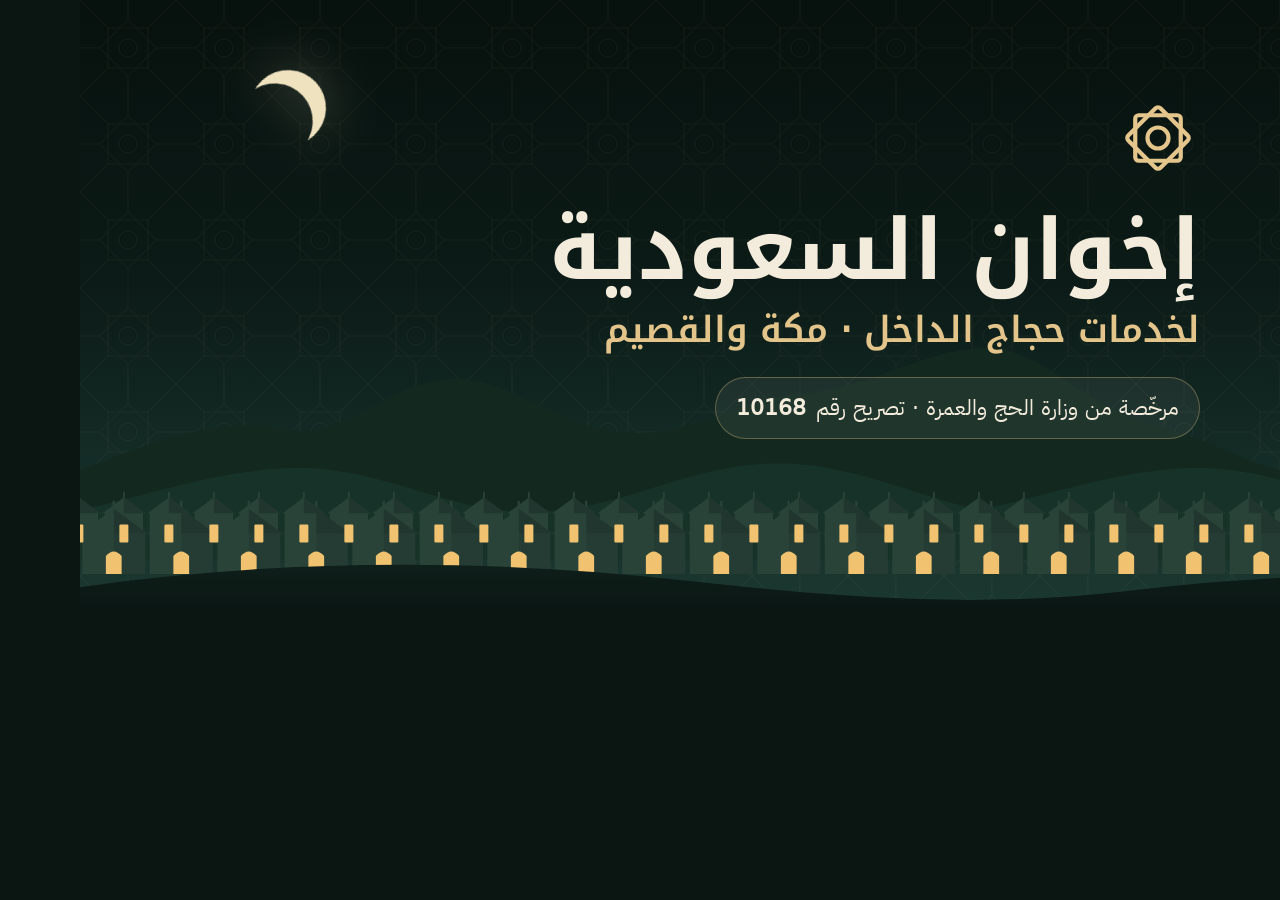
<file: tests/og.html>
<!doctype html>
<html lang="ar" dir="rtl"><head><meta charset="utf-8"><link rel="stylesheet" href="../assets/style.css">
<style>
html,body{margin:0;width:1200px;height:630px;overflow:hidden;background:#0b1613;scrollbar-gutter:auto}
.og{position:relative;width:1200px;height:630px;overflow:hidden;isolation:isolate;background:linear-gradient(180deg,#07110e 0%,#0c1b17 45%,#16302a 80%,#1c3a31 100%);color:#f3ecdc;font-family:var(--body)}
.og::before{content:"";position:absolute;inset:0;background:#d8b673;opacity:.06;-webkit-mask:url(../assets/img/lattice.svg) 0 0/96px 96px repeat;mask:url(../assets/img/lattice.svg) 0 0/96px 96px repeat;z-index:-1}
.l{position:absolute;left:0;width:100%;-webkit-mask-repeat:repeat-x;-webkit-mask-position:0 100%}
.r1{bottom:90px;height:220px;background:#13291f;-webkit-mask-image:url(../assets/img/ridge-far.svg);-webkit-mask-size:1200px 220px}
.r2{bottom:70px;height:160px;background:#173229;-webkit-mask-image:url(../assets/img/ridge-near.svg);-webkit-mask-size:900px 160px}
.t1,.t2,.t3{bottom:56px;height:135px;-webkit-mask-size:540px 135px}
.t1{background:#2a4339;-webkit-mask-image:url(../assets/img/tents.svg)}
.t2{background:#20362e;-webkit-mask-image:url(../assets/img/tents-shade.svg)}
.t3{background:#f1c370;-webkit-mask-image:url(../assets/img/tents-lamps.svg)}
.d{bottom:0;height:100px;background:linear-gradient(180deg,#11251f,#0b1613 80%);-webkit-mask-image:url(../assets/img/dunes.svg);-webkit-mask-size:1600px 100px}
.moon{display:block;position:absolute;left:170px;top:70px;width:76px;height:76px;border-radius:50%;box-shadow:inset -17px 8px 0 0 #efe2bf;transform:rotate(-20deg);filter:drop-shadow(0 0 24px rgba(239,226,191,.35))}
.txt{position:absolute;right:80px;top:96px;display:flex;flex-direction:column;align-items:flex-start;gap:6px}
.star{width:84px;height:84px;color:#e4c68c;margin-bottom:10px}
.star .i{width:84px;height:84px;stroke-width:1.2}
h1{margin:0;font:700 84px/1.2 var(--head)}
.sub{font:600 36px/1.4 var(--head);color:#e3c48b}
.per{margin-top:18px;display:inline-flex;align-items:center;gap:10px;padding:10px 20px;border-radius:999px;border:1px solid rgba(224,192,132,.35);background:rgba(255,255,255,.06);font-size:22px}
.per b{font-weight:600}
</style></head><body>
<svg width="0" height="0" style="position:absolute"><symbol id="k" viewBox="0 0 24 24"><rect x="5.5" y="5.5" width="13" height="13" rx="1"/><rect x="5.5" y="5.5" width="13" height="13" rx="1" transform="rotate(45 12 12)"/><circle cx="12" cy="12" r="3"/></symbol></svg>
<div class="og">
  <div class="moon"></div>
  <div class="l r1"></div><div class="l r2"></div><div class="l t1"></div><div class="l t2"></div><div class="l t3"></div><div class="l d"></div>
  <div class="txt">
    <span class="star"><svg class="i"><use href="#k"/></svg></span>
    <h1>إخوان السعودية</h1>
    <span class="sub">لخدمات حجاج الداخل · مكة والقصيم</span>
    <span class="per">مرخّصة من وزارة الحج والعمرة · تصريح رقم <b dir="ltr">10168</b></span>
  </div>
</div>
</body></html>
</file>
<file: assets/style.css>
/* إخوان السعودية لخدمات حجاج الداخل — styles
   concept: the road from Al-Qassim to the holy sites. A khatam (8-point star) lattice drifts
   behind everything; the hero is a living dawn (night in dark mode) over Arafat's hills,
   the tents of Mina and the dunes. Colours: palm green, sand, ihram ivory, a touch of gold. */

@font-face{font-family:"Kufi";font-weight:600;font-display:swap;src:url(fonts/noto-kufi-arabic-arabic-600-normal.woff2) format("woff2");unicode-range:U+0600-06FF,U+0750-077F,U+0870-088E,U+0890-0891,U+0897-08E1,U+08E3-08FF,U+200C-200E,U+2010-2011,U+204F,U+2E41,U+FB50-FDFF,U+FE70-FE74,U+FE76-FEFC}
@font-face{font-family:"Kufi";font-weight:700;font-display:swap;src:url(fonts/noto-kufi-arabic-arabic-700-normal.woff2) format("woff2");unicode-range:U+0600-06FF,U+0750-077F,U+0870-088E,U+0890-0891,U+0897-08E1,U+08E3-08FF,U+200C-200E,U+2010-2011,U+204F,U+2E41,U+FB50-FDFF,U+FE70-FE74,U+FE76-FEFC}
@font-face{font-family:"Kufi";font-weight:600 700;font-display:swap;src:url(fonts/noto-kufi-arabic-latin-700-normal.woff2) format("woff2");unicode-range:U+0000-00FF,U+2000-206F,U+20AC,U+2122,U+2212}
@font-face{font-family:"Plex";font-weight:400;font-display:swap;src:url(fonts/ibm-plex-sans-arabic-arabic-400-normal.woff2) format("woff2");unicode-range:U+0600-06FF,U+0750-077F,U+0870-088E,U+0890-0891,U+0897-08E1,U+08E3-08FF,U+200C-200E,U+2010-2011,U+204F,U+2E41,U+FB50-FDFF,U+FE70-FE74,U+FE76-FEFC}
@font-face{font-family:"Plex";font-weight:500;font-display:swap;src:url(fonts/ibm-plex-sans-arabic-arabic-500-normal.woff2) format("woff2");unicode-range:U+0600-06FF,U+0750-077F,U+0870-088E,U+0890-0891,U+0897-08E1,U+08E3-08FF,U+200C-200E,U+2010-2011,U+204F,U+2E41,U+FB50-FDFF,U+FE70-FE74,U+FE76-FEFC}
@font-face{font-family:"Plex";font-weight:600;font-display:swap;src:url(fonts/ibm-plex-sans-arabic-arabic-600-normal.woff2) format("woff2");unicode-range:U+0600-06FF,U+0750-077F,U+0870-088E,U+0890-0891,U+0897-08E1,U+08E3-08FF,U+200C-200E,U+2010-2011,U+204F,U+2E41,U+FB50-FDFF,U+FE70-FE74,U+FE76-FEFC}
@font-face{font-family:"Plex";font-weight:400 500;font-display:swap;src:url(fonts/ibm-plex-sans-arabic-latin-400-normal.woff2) format("woff2");unicode-range:U+0000-00FF,U+2000-206F,U+20AC,U+2122,U+2212}
@font-face{font-family:"Plex";font-weight:600 700;font-display:swap;src:url(fonts/ibm-plex-sans-arabic-latin-600-normal.woff2) format("woff2");unicode-range:U+0000-00FF,U+2000-206F,U+20AC,U+2122,U+2212}
@font-face{font-family:"Amiri";font-weight:700;font-display:swap;src:url(fonts/amiri-arabic-700-normal.woff2) format("woff2");unicode-range:U+0600-06FF,U+0750-077F,U+0870-088E,U+0890-0891,U+0897-08E1,U+08E3-08FF,U+200C-200E,U+2010-2011,U+204F,U+2E41,U+FB50-FDFF,U+FE70-FE74,U+FE76-FEFC}
/* fallbacks sized close to the web fonts so the swap doesn't move text */
@font-face{font-family:"Kufi fb";src:local("Arial"),local("Noto Sans Arabic"),local("DejaVu Sans");size-adjust:104%;ascent-override:118%;descent-override:42%}
@font-face{font-family:"Plex fb";src:local("Arial"),local("Noto Sans Arabic"),local("DejaVu Sans");size-adjust:101%;ascent-override:106%;descent-override:40%}

@property --a{syntax:"<angle>";inherits:false;initial-value:0deg}

:root{
  --bg:#f6f1e7; --bg-2:#ede4d2; --paper:#fffdf8;
  --ink:#14302a; --ink-2:#3b524b; --muted:#53655f;
  --brand:#1d5a4a; --brand-2:#154638; --brand-ink:#1b5545;
  --brand-tint:rgba(29,90,74,.08); --brand-tint-2:rgba(29,90,74,.14);
  --gold:#b48a45; --gold-2:#d8b673; --gold-ink:#7a571c; --gold-tint:rgba(180,138,69,.15);
  --line:rgba(20,48,42,.11); --line-2:rgba(20,48,42,.22);
  --wa:#0f7a3d; --wa-2:#0b6432; --wa-ink:#0d7038;
  --glass:rgba(255,253,248,.6); --glass-2:rgba(255,253,248,.8); --glass-solid:#faf6ee;
  --glass-line:rgba(255,255,255,.75); --glass-hi:rgba(255,255,255,.9);
  --sheen:linear-gradient(180deg,rgba(255,255,255,.5),rgba(255,255,255,0) 46%);
  --card:rgba(255,253,248,.82);
  --shadow-1:0 1px 2px rgba(14,49,40,.06),0 8px 22px -12px rgba(14,49,40,.2);
  --shadow-2:0 2px 6px rgba(14,49,40,.07),0 22px 44px -18px rgba(14,49,40,.34);
  --shadow-3:0 6px 14px rgba(14,49,40,.1),0 34px 80px -24px rgba(14,49,40,.48);
  --sky:linear-gradient(180deg,#f6f1e7 0%,#f4ebdc 38%,#f2e0c4 64%,#edcfa1 84%,#e7c18a 100%);
  --sun-core:#fff6e0; --sun-halo:rgba(244,192,112,.5);
  --ridge-far:#dfcdac; --ridge-near:#ccb38a; --tent:#fffbf3; --tent-shade:#e5d6be; --lamp:#d5bf9b;
  --dune-top:#efe2c8; --mote:rgba(196,140,58,.75);
  --lattice:#1d5a4a; --lattice-o:.07;
  --r-sm:12px; --r:20px; --r-lg:28px;
  --ease:cubic-bezier(.2,.8,.2,1); --spring:cubic-bezier(.34,1.45,.64,1);
  --head:"Kufi","Kufi fb","Plex",system-ui,sans-serif;
  --body:"Plex","Plex fb",system-ui,-apple-system,"Segoe UI",Tahoma,sans-serif;
  --naskh:"Amiri","Plex","Plex fb",serif;
  --wrap:1200px; --head-h:76px; --menu-bg:rgba(250,246,238,.94);
  color-scheme:light;
}
:root[data-theme="dark"]{
  --bg:#0b1613; --bg-2:#10201b; --paper:#13251f;
  --ink:#f1eadb; --ink-2:#cdc5b1; --muted:#a8a08d;
  --brand:#256f5b; --brand-2:#1e5f4d; --brand-ink:#8fd3ba;
  --brand-tint:rgba(143,211,186,.08); --brand-tint-2:rgba(143,211,186,.14);
  --gold:#c9a25e; --gold-2:#e0c084; --gold-ink:#e3c48b; --gold-tint:rgba(224,192,132,.12);
  --line:rgba(241,234,219,.09); --line-2:rgba(241,234,219,.18);
  --wa:#13783e; --wa-2:#0f6a36; --wa-ink:#62d394;
  --glass:rgba(16,32,27,.55); --glass-2:rgba(14,28,24,.8); --glass-solid:#13261f;
  --glass-line:rgba(255,255,255,.08); --glass-hi:rgba(255,255,255,.08);
  --sheen:linear-gradient(180deg,rgba(255,255,255,.05),rgba(255,255,255,0) 40%);
  --card:rgba(19,38,31,.85);
  --shadow-1:0 1px 2px rgba(0,0,0,.3),0 10px 24px -12px rgba(0,0,0,.55);
  --shadow-2:0 2px 6px rgba(0,0,0,.35),0 24px 48px -18px rgba(0,0,0,.7);
  --shadow-3:0 6px 14px rgba(0,0,0,.4),0 36px 84px -24px rgba(0,0,0,.8);
  --sky:linear-gradient(180deg,#07110e 0%,#0a1814 34%,#0f231d 60%,#16302a 82%,#1c3a31 100%);
  --ridge-far:#13291f; --ridge-near:#173229; --tent:#2a4339; --tent-shade:#20362e; --lamp:#f1c370;
  --dune-top:#11251f; --mote:rgba(241,200,120,.8);
  --lattice:#d8b673; --lattice-o:.045; --menu-bg:rgba(11,22,19,.95);
  color-scheme:dark;
}

*,*::before,*::after{box-sizing:border-box}
html{scroll-behavior:smooth;-webkit-text-size-adjust:100%;scrollbar-gutter:stable;background:var(--bg)}
html.lock{overflow:hidden}
body{margin:0;background:transparent;color:var(--ink);font-family:var(--body);font-size:17px;line-height:1.8;overflow-x:hidden;overflow-x:clip;-webkit-font-smoothing:antialiased;text-rendering:optimizeLegibility}
img,svg{display:block}
a,a:hover,a:focus,a:visited,a:active,button,button:hover,button:focus{text-decoration:none}
a{color:inherit}
a,button,label,summary,[role=option],[role=tab],[role=radio]{touch-action:manipulation;-webkit-tap-highlight-color:transparent}
button,input,textarea{font:inherit;color:inherit}
:focus{outline:none}
:focus-visible{outline:3px solid var(--gold);outline-offset:3px;border-radius:12px}
section[id]{scroll-margin-top:84px}
.wrap{width:min(100% - 32px,var(--wrap));margin-inline:auto}
.i{width:20px;height:20px;flex:none;fill:none;stroke:currentColor;stroke-width:1.7;stroke-linecap:round;stroke-linejoin:round}
[dir="ltr"]{unicode-bidi:isolate}
.sr{position:absolute!important;width:1px;height:1px;padding:0;margin:-1px;overflow:hidden;clip:rect(0 0 0 0);white-space:nowrap;border:0}
.skip{position:fixed;top:10px;inset-inline-start:10px;z-index:300;padding:10px 16px;border-radius:12px;background:var(--brand);color:#fff;font-weight:600;transform:translateY(-200%);transition:transform .2s}
.skip:focus{transform:none}

/* ---------- always-moving background: the khatam lattice drifting ---------- */
.bg{position:fixed;inset:0;z-index:-10;overflow:hidden;pointer-events:none;background:var(--bg)}
.bg-lattice,.band-lattice,.end-lattice{position:absolute;inset:-96px;background:var(--lattice);opacity:var(--lattice-o);-webkit-mask:url(img/lattice.svg) 0 0/96px 96px repeat;mask:url(img/lattice.svg) 0 0/96px 96px repeat;animation:latt 48s linear infinite;will-change:transform}
@keyframes latt{to{transform:translate3d(96px,96px,0)}}
.progress{position:fixed;top:0;inset-inline:0;height:3px;z-index:120;background:linear-gradient(270deg,var(--gold),var(--gold-2));transform-origin:right center;transform:scaleX(var(--p,0));pointer-events:none}

/* ---------- glass ---------- */
.glass{background:var(--sheen),var(--glass);border:1px solid var(--glass-line);box-shadow:inset 0 1px 0 var(--glass-hi),var(--shadow-2)}
@media (min-width:761px){
  .glass{-webkit-backdrop-filter:blur(18px) saturate(160%);backdrop-filter:blur(18px) saturate(160%)}
}
@supports not ((backdrop-filter:blur(1px)) or (-webkit-backdrop-filter:blur(1px))){
  .glass,.top::before,.dock,.sheet,.menu,.dd-list,.toast{background:var(--glass-solid)!important}
}

/* ---------- buttons ---------- */
.btn{--b:var(--brand);--bh:var(--brand-2);position:relative;isolation:isolate;overflow:hidden;display:inline-flex;align-items:center;justify-content:center;gap:10px;min-height:48px;padding:0 22px;border-radius:999px;border:0;background:var(--b);color:#fff;font:600 16px/1.2 var(--body);white-space:nowrap;cursor:pointer;box-shadow:inset 0 1px 0 rgba(255,255,255,.18),0 12px 26px -14px rgba(14,49,40,.6);transition:transform .2s var(--ease),box-shadow .3s,background-color .2s,border-color .2s,color .2s}
.btn:hover{background-color:var(--bh);transform:translateY(-2px);box-shadow:inset 0 1px 0 rgba(255,255,255,.18),0 18px 32px -14px rgba(14,49,40,.7)}
.btn:active{transform:scale(.96);transition-duration:.08s}
.btn.sm{min-height:44px;padding:0 18px;font-size:15px}
.btn.lg{min-height:56px;padding:0 28px;font-size:17px}
.btn.full{width:100%}
.btn.primary{--b:var(--brand);--bh:var(--brand-2)}
.btn.wa{--b:var(--wa);--bh:var(--wa-2)}
.btn.gold{background:linear-gradient(135deg,#e2c286,#b98f49);color:#1d1407;box-shadow:inset 0 1px 0 rgba(255,255,255,.4),0 14px 28px -14px rgba(185,143,73,.8)}
.btn.gold:hover{background:linear-gradient(135deg,#ead09b,#c39a52)}
.btn.line{background:transparent;color:var(--ink);border:1.5px solid var(--line-2);box-shadow:none}
.btn.line:hover{background:var(--brand-tint);border-color:var(--ink-2)}
.btn.ghost{background:rgba(255,255,255,.1);color:#f3ecdc;border:1px solid rgba(255,255,255,.28);box-shadow:none}
.btn.ghost:hover{background:rgba(255,255,255,.18)}
.shine::after{content:"";position:absolute;inset:0;z-index:-1;background:linear-gradient(100deg,transparent 28%,rgba(255,255,255,.42) 50%,transparent 72%);transform:translateX(130%);animation:shine 5s ease-in-out 3s infinite}
@keyframes shine{0%,62%{transform:translateX(130%)}100%{transform:translateX(-130%)}}
.pulse{animation:pulse 2.6s ease-in-out infinite}
@keyframes pulse{0%,70%,100%{transform:scale(1)}80%{transform:scale(1.18)}90%{transform:scale(.96)}}
.ibtn{width:44px;height:44px;display:inline-grid;place-items:center;border-radius:50%;border:1px solid var(--line-2);background:var(--glass);color:var(--ink);cursor:pointer;transition:transform .2s var(--ease),background-color .2s,border-color .2s}
.ibtn:hover{background:var(--brand-tint-2);border-color:var(--brand-ink)}
.ibtn:active{transform:scale(.9)}
.ibtn .i{grid-area:1/1}
.i-sun{opacity:0;transform:rotate(-90deg) scale(.6)}
.i-moon,.i-sun{transition:opacity .35s,transform .5s var(--spring)}
:root[data-theme="dark"] .i-moon{opacity:0;transform:rotate(90deg) scale(.6)}
:root[data-theme="dark"] .i-sun{opacity:1;transform:none}
.tile{width:46px;height:46px;flex:none;display:grid;place-items:center;border-radius:14px;background:var(--brand-tint-2);color:var(--brand-ink);transition:background-color .3s,color .3s,transform .4s var(--spring)}
.tile .i{width:22px;height:22px}
.tile.gold{background:var(--gold-tint);color:var(--gold-ink)}
.tile.wa{background:rgba(15,122,61,.12);color:var(--wa-ink)}
.mono{width:44px;height:44px;flex:none;display:grid;place-items:center;border-radius:14px;background:linear-gradient(145deg,#256e5a,#0f3329);color:#e4c68c;box-shadow:inset 0 1px 0 rgba(255,255,255,.14),0 8px 16px -8px rgba(14,49,40,.7)}
.mono .i{width:26px;height:26px;stroke-width:1.5;animation:spin 40s linear infinite}
@keyframes spin{to{transform:rotate(360deg)}}

/* ---------- opening: a gold khatam draws itself, then the page opens through it ---------- */
.intro{position:fixed;inset:0;z-index:200;display:none;place-items:center;overflow:hidden;cursor:pointer;color:#e4c68c;background:radial-gradient(70% 55% at 50% 45%,#173c32 0%,#0d221c 58%,#07130f 100%);
  -webkit-mask:url(img/star.svg) center/0 0 no-repeat,linear-gradient(#000 0 0);-webkit-mask-composite:xor;
  mask:url(img/star.svg) center/0 0 no-repeat exclude,linear-gradient(#000 0 0)}
.intro::before{content:"";position:absolute;inset:-96px;background:#d8b673;opacity:.06;-webkit-mask:url(img/lattice.svg) 0 0/96px 96px repeat;mask:url(img/lattice.svg) 0 0/96px 96px repeat;animation:latt 30s linear infinite}
html.intro-on .intro{display:grid}
html.intro-on body{overflow:hidden}
.intro-core{position:relative;display:flex;flex-direction:column;align-items:center;text-align:center;padding:24px}
.intro-star{width:136px;height:136px;overflow:visible;animation:starIn 2s var(--ease) both}
.intro-star .draw{fill:none;stroke:#e4c68c;stroke-width:1.5;stroke-linejoin:round;stroke-dasharray:1;stroke-dashoffset:1;animation:draw 1.1s cubic-bezier(.6,0,.3,1) .15s forwards}
.intro-star .d2{animation-delay:.38s}
.intro-star .d3{animation-delay:.72s;animation-duration:.7s}
.intro-star .dot{fill:#e4c68c;opacity:0;animation:fade .4s 1.1s forwards}
.intro-talb{margin:26px 0 0;font:700 clamp(32px,7vw,52px)/1.5 var(--naskh);color:#f3e7c9}
.intro-talb span{display:inline-block;opacity:0;filter:blur(8px);transform:translateY(10px);animation:word .75s var(--ease) forwards}
.intro-talb span:nth-child(1){animation-delay:.5s}
.intro-talb span:nth-child(2){animation-delay:.78s}
.intro-talb span:nth-child(3){animation-delay:1.06s}
.intro-name{margin:6px 0 0;font-size:15px;color:rgba(243,231,201,.72);opacity:0;animation:fade .6s 1.3s forwards}
.intro-skip{position:absolute;bottom:calc(22px + env(safe-area-inset-bottom));inset-inline:0;margin-inline:auto;width:max-content;min-height:44px;padding:0 18px;border-radius:999px;border:1px solid rgba(243,231,201,.22);background:transparent;color:rgba(243,231,201,.7);font-size:14px;cursor:pointer;opacity:0;animation:fade .5s .9s forwards}
.intro.open{animation:hole 1.05s cubic-bezier(.75,0,.2,1) forwards}
.intro.open .intro-core{animation:coreOut .7s var(--ease) forwards}
.intro.open .intro-skip{opacity:0;animation:none}
.intro.skip{transition:opacity .35s;opacity:0;pointer-events:none}
@keyframes draw{to{stroke-dashoffset:0}}
@keyframes fade{to{opacity:1}}
@keyframes word{to{opacity:1;filter:blur(0);transform:none}}
@keyframes starIn{from{transform:rotate(-35deg) scale(.86)}to{transform:none}}
@keyframes coreOut{to{opacity:0;transform:scale(1.3)}}
@keyframes hole{from{-webkit-mask-size:0 0,100% 100%;mask-size:0 0,100% 100%}to{-webkit-mask-size:260vmax 260vmax,100% 100%;mask-size:260vmax 260vmax,100% 100%}}

/* ---------- entrance + reveal ---------- */
.js .enter{opacity:0}
.js.ready .enter{animation:rise .9s var(--ease) both;animation-delay:var(--d,0ms)}
@keyframes rise{from{opacity:0;transform:translateY(20px)}to{opacity:1;transform:none}}
.js .rv{opacity:0;transform:translateY(24px);transition:opacity .8s var(--ease),transform .9s var(--ease);transition-delay:var(--rd,0ms)}
.js .rv.from-start{transform:translateX(34px)}
.js .rv.in{opacity:1;transform:none}

/* ---------- header ---------- */
.top{position:fixed;top:0;inset-inline:0;z-index:50;height:var(--head-h);transition:transform .45s var(--ease)}
.top::before{content:"";position:absolute;inset:8px max(10px,calc((100% - var(--wrap)) / 2 - 14px));border-radius:22px;background:var(--sheen),var(--glass-2);-webkit-backdrop-filter:blur(20px) saturate(170%);backdrop-filter:blur(20px) saturate(170%);border:1px solid var(--glass-line);box-shadow:inset 0 1px 0 var(--glass-hi),var(--shadow-2);opacity:0;transform:scale(1.02);transition:opacity .35s,transform .45s var(--ease)}
.top.scrolled::before,.menu-open .top::before{opacity:1;transform:none}
.top.away{transform:translateY(-110%)}
.top-in{position:relative;height:100%;display:flex;align-items:center;gap:16px;padding-inline:6px}
.brand{display:flex;align-items:center;gap:12px;min-height:44px;border-radius:14px}
.brand-t b{display:block;font:700 17px/1.3 var(--head)}
.brand-t small{display:block;font-size:12.5px;line-height:1.4;color:var(--muted)}
.nav{display:flex;gap:2px;margin-inline-start:auto}
.nav a{position:relative;padding:8px 14px;border-radius:999px;font-size:15.5px;font-weight:500;color:var(--ink-2);min-height:44px;display:inline-flex;align-items:center;transition:background-color .2s,color .2s}
.nav a:hover{background:var(--brand-tint);color:var(--ink)}
.nav a.on{color:var(--brand-ink);background:var(--brand-tint-2)}
.top-act{display:flex;align-items:center;gap:10px;margin-inline-start:12px}
.burger{display:none;flex-direction:column;align-items:center;justify-content:center;gap:5px}
.burger span{display:block;width:19px;height:2px;border-radius:2px;background:currentColor;transition:transform .4s var(--ease),opacity .2s}
.menu-open .burger span:nth-child(1){transform:translateY(7px) rotate(45deg)}
.menu-open .burger span:nth-child(2){opacity:0;transform:scaleX(.2)}
.menu-open .burger span:nth-child(3){transform:translateY(-7px) rotate(-45deg)}

/* ---------- hero ---------- */
.hero{position:relative}
.stage{position:relative;isolation:isolate;overflow:hidden;min-height:clamp(700px,100svh,940px);display:flex;flex-direction:column}
.sky{position:absolute;inset:0;z-index:-3;background:var(--sky)}
.sun{position:absolute;width:min(52vw,620px);aspect-ratio:1;inset-inline-end:30%;bottom:-40px;border-radius:50%;background:radial-gradient(circle,rgba(255,248,230,.98) 0%,rgba(255,242,212,.85) 12%,var(--sun-halo) 32%,rgba(244,192,112,0) 66%);animation:sun 16s ease-in-out infinite alternate}
@keyframes sun{from{transform:translateY(26px) scale(.95)}to{transform:translateY(-12px) scale(1.05)}}
.moon{position:absolute;width:66px;height:66px;inset-inline-end:24%;top:150px;border-radius:50%;box-shadow:inset -15px 7px 0 0 #efe2bf;filter:drop-shadow(0 0 22px rgba(239,226,191,.35));display:none;animation:moon 14s ease-in-out infinite alternate}
@keyframes moon{from{transform:rotate(-24deg) translateY(0)}to{transform:rotate(-14deg) translateY(-14px)}}
.stars{display:none}
.stars i{position:absolute;left:var(--x);top:var(--y);width:var(--s);height:var(--s);border-radius:50%;background:#f5ebd2;animation:tw var(--d) ease-in-out var(--dl) infinite}
@keyframes tw{0%,100%{opacity:.12;transform:scale(.7)}50%{opacity:.95;transform:scale(1)}}
:root[data-theme="dark"] .sun{display:none}
:root[data-theme="dark"] .moon,:root[data-theme="dark"] .stars{display:block}
.motes i{position:absolute;left:var(--x);top:var(--y);width:var(--s);height:var(--s);border-radius:50%;background:var(--mote);box-shadow:0 0 10px var(--mote);opacity:0;animation:mote var(--d) linear var(--dl) infinite}
@keyframes mote{0%{opacity:0;transform:translate3d(0,0,0)}15%{opacity:.9}80%{opacity:.5}100%{opacity:0;transform:translate3d(-34px,-260px,0)}}
.scene{position:absolute;inset-inline:0;bottom:0;height:320px;z-index:-1;pointer-events:none}
.js .scene{opacity:0}
.js.ready .scene{opacity:1;animation:sceneIn 1.8s var(--ease) both}
@keyframes sceneIn{from{opacity:0;transform:scale(1.08) translateY(24px)}to{opacity:1;transform:none}}
.lay{position:absolute;left:0;bottom:var(--b);width:calc(100% + var(--tw));height:var(--h);animation:drift var(--t) linear infinite;will-change:transform}
.lay:not(.tents),.tents>i{-webkit-mask:var(--m) repeat-x 0 100%/var(--tw) var(--h);mask:var(--m) repeat-x 0 100%/var(--tw) var(--h)}
.ridge-far{--m:url(img/ridge-far.svg);--tw:1200px;--h:220px;--b:84px;--t:150s;background:var(--ridge-far)}
.ridge-near{--m:url(img/ridge-near.svg);--tw:900px;--h:160px;--b:64px;--t:100s;background:var(--ridge-near)}
.tents{--tw:540px;--h:135px;--b:48px;--t:72s}
.tents>i{position:absolute;inset:0}
.t-body{--m:url(img/tents.svg);background:var(--tent)}
.t-shade{--m:url(img/tents-shade.svg);background:var(--tent-shade)}
.t-lamps{--m:url(img/tents-lamps.svg);background:var(--lamp)}
:root[data-theme="dark"] .t-lamps{animation:lamps 3.4s ease-in-out infinite alternate}
@keyframes lamps{from{opacity:.65}to{opacity:1}}
.dunes{--m:url(img/dunes.svg);--tw:1600px;--h:100px;--b:0px;--t:64s;background:linear-gradient(180deg,var(--dune-top) 0%,var(--bg) 80%)}
@keyframes drift{to{transform:translate3d(calc(var(--tw) * -1),0,0)}}
.stage::after{content:"";position:absolute;inset-inline:0;bottom:0;height:40px;z-index:-1;background:linear-gradient(180deg,transparent,var(--bg))}
.hero-in{position:relative;flex:1;display:flex;align-items:center;padding-block:calc(var(--head-h) + 30px) 250px}
.hero-text{max-width:640px}
.permit{display:inline-flex;align-items:center;gap:10px;margin:0 0 22px;padding:8px 18px 8px 14px;border-radius:999px;font-size:15px;font-weight:500;color:var(--ink-2);box-shadow:inset 0 1px 0 var(--glass-hi),var(--shadow-1)}
.permit .i{color:var(--brand-ink)}
.permit b{color:var(--ink);font-weight:600;font-variant-numeric:tabular-nums}
.permit .ps{display:none}
.h1{margin:0;font-family:var(--head);line-height:1.22}
.h1-a{display:block;font-size:clamp(44px,5.3vw,78px);font-weight:700;color:var(--ink)}
.h1-b{display:block;margin-top:6px;font-size:clamp(22px,2.5vw,34px);font-weight:600;color:var(--gold-ink)}
.lead{margin:20px 0 30px;max-width:36ch;font-size:clamp(17px,1.35vw,19.5px);color:var(--ink-2)}
.hero-cta{display:flex;flex-wrap:wrap;gap:12px}
.hero-side{position:absolute;top:0;inset-inline:0;height:clamp(700px,100svh,940px);display:flex;align-items:center;justify-content:flex-end;padding-block:calc(var(--head-h) + 20px) 200px;pointer-events:none}
.j-float{animation:bob 7s ease-in-out infinite}
@keyframes bob{0%,100%{transform:translateY(0)}50%{transform:translateY(-10px)}}
.journey{pointer-events:auto;width:min(390px,34vw);padding:20px 20px 18px;border-radius:var(--r-lg)}
.j-head{display:flex;align-items:center;gap:12px}
.j-head b{display:block;font:700 17px/1.4 var(--head)}
.j-head small{display:block;font-size:13.5px;line-height:1.5;color:var(--muted)}
.j-map{width:100%;height:auto;aspect-ratio:320/200;margin-top:4px;overflow:visible}
.j-grid circle{fill:none;stroke:var(--gold);stroke-opacity:.35;stroke-dasharray:2 5}
.j-base{fill:none;stroke:var(--line-2);stroke-width:2;stroke-dasharray:3 6;stroke-linecap:round}
.j-trace{fill:none;stroke:var(--gold);stroke-width:2.8;stroke-linecap:round}
.j-pts circle{fill:var(--paper);stroke:var(--brand-ink);stroke-width:2}
.j-lbl text{font:600 11.5px var(--body);fill:var(--ink-2);text-anchor:middle}
.j-mark circle{fill:var(--gold)}
.j-mark .halo{opacity:.3;transform-box:fill-box;transform-origin:center;animation:halo 1.8s ease-out infinite}
@keyframes halo{0%{transform:scale(.6);opacity:.5}100%{transform:scale(1.6);opacity:0}}
.j-cap{display:grid;margin-top:2px}
.j-st{grid-area:1/1;margin:0;opacity:0;transform:translateY(8px);transition:opacity .5s,transform .6s var(--ease)}
.j-st.on{opacity:1;transform:none}
.j-st b{display:block;font:700 18px/1.5 var(--head)}
.j-st>span{display:block;font-size:14.5px;line-height:1.65;color:var(--ink-2)}
.j-prog{display:grid;grid-template-columns:repeat(6,1fr);gap:6px;margin-top:14px}
.j-prog i{position:relative;height:4px;border-radius:4px;background:var(--line-2);overflow:hidden}
.j-prog i::after{content:"";position:absolute;inset:0;background:var(--gold);transform:scaleX(0);transform-origin:right center}
.j-prog i.done::after{transform:none}
.j-prog i.on::after{animation:fill var(--dwell,2.6s) linear forwards}
@keyframes fill{to{transform:none}}
.facts{position:relative;z-index:2;margin-block:-48px 0;padding:0;list-style:none;display:grid;grid-template-columns:repeat(4,1fr);gap:14px}
.fact{display:flex;flex-direction:column;justify-content:center;min-height:86px;padding:14px 20px;border-radius:20px}
.fact b{font:700 22px/1.4 var(--head);color:var(--ink);font-variant-numeric:tabular-nums}
.fact>span{font-size:14px;color:var(--ink-2)}
.num{font-variant-numeric:tabular-nums}
.num.w3{display:inline-block;min-width:3ch;text-align:center;white-space:pre}
.qa{display:none}

/* scroll-linked hero */
@supports (animation-timeline:scroll()){
  @media (min-width:761px){
    .hero-in,.hero-side{animation:heroOut linear both;animation-timeline:scroll(root);animation-range:0 85vh}
  }
  .js.ready .scene{animation:sceneIn 1.8s var(--ease) both,scenePar linear both;animation-timeline:auto,scroll(root);animation-range:normal,0 100vh}
  .progress{animation:prog linear both;animation-timeline:scroll(root)}
  @keyframes heroOut{to{translate:0 -70px;scale:.97;opacity:0}}
  @keyframes scenePar{to{translate:0 70px}}
  @keyframes prog{from{transform:scaleX(0)}to{transform:scaleX(1)}}
}

/* ---------- sections ---------- */
.sec{position:relative;padding:84px 0}
.sec-head{max-width:660px;margin-bottom:42px}
.orn{display:inline-grid;place-items:center;width:42px;height:42px;margin-bottom:14px;border-radius:13px;background:var(--gold-tint);color:var(--gold-ink)}
.orn .i{width:23px;height:23px;stroke-width:1.5;animation:spin 30s linear infinite}
.sec-head h2{margin:0;font:700 clamp(30px,4vw,46px)/1.32 var(--head)}
.sec-head p{margin:12px 0 0;font-size:18px;color:var(--ink-2)}
.tlink{display:inline-flex;align-items:center;gap:6px;padding:1px 8px;margin-inline-start:-4px;border-radius:8px;color:var(--brand-ink);font-weight:600;transition:background-color .2s}
.tlink .i{width:17px;height:17px;transition:transform .3s var(--ease)}
.tlink:hover{background:var(--brand-tint-2)}
.tlink:hover .i{transform:translateX(-4px)}

/* care cards */
.cards{display:grid;grid-template-columns:repeat(3,1fr);gap:18px}
.card{position:relative;display:flex;flex-direction:column;gap:10px;padding:26px;border-radius:var(--r);background:var(--sheen),var(--glass);border:1px solid var(--glass-line);box-shadow:inset 0 1px 0 var(--glass-hi),var(--shadow-1);transition:transform .45s var(--ease),box-shadow .45s,border-color .35s}
.card h3{margin:8px 0 0;font:700 20px/1.45 var(--head)}
.card p{margin:0;font-size:16px;line-height:1.75;color:var(--ink-2)}
.dots{display:none}

/* days */
.days{position:relative;list-style:none;margin:0;padding:0;display:grid;grid-template-columns:repeat(6,1fr);gap:14px}
.days::before,.days::after{content:"";position:absolute;top:11px;height:2px;inset-inline:calc(100% / 12);border-radius:2px;background:var(--line-2)}
.days::after{background:linear-gradient(270deg,var(--gold),var(--gold-2));transform-origin:right center;transform:scaleX(var(--dp,0));transition:transform .9s var(--ease)}
.day{position:relative;display:flex;flex-direction:column;align-items:center;gap:18px}
.d-dot{position:relative;z-index:1;width:24px;height:24px;flex:none;border-radius:50%;background:var(--paper);border:2px solid var(--gold);transition:background-color .4s,transform .5s var(--spring),box-shadow .4s}
.day.now .d-dot{background:var(--gold);transform:scale(1.18);box-shadow:0 0 0 7px var(--gold-tint)}
.day.past .d-dot{background:var(--gold-2)}
.d-card{flex:1;width:100%;display:flex;flex-direction:column;gap:6px;padding:20px 18px;border-radius:var(--r);background:var(--sheen),var(--glass);border:1px solid var(--glass-line);box-shadow:inset 0 1px 0 var(--glass-hi),var(--shadow-1);transition:transform .5s var(--ease),box-shadow .5s,border-color .4s}
.day.now .d-card{transform:translateY(-6px);border-color:var(--gold-2);box-shadow:inset 0 1px 0 var(--glass-hi),var(--shadow-2)}
.d-date{font-size:14px;font-weight:600;color:var(--gold-ink)}
.d-card h3{margin:0;font:700 19px/1.45 var(--head)}
.d-card p{margin:0;font-size:15px;line-height:1.7;color:var(--ink-2)}

/* packages band */
.band{isolation:isolate;padding:110px 0;color:#f2ebdc;--ink:#f3ecdc;--ink-2:#d2cab6;--muted:#b0a894;--line:rgba(241,234,219,.12);--line-2:rgba(241,234,219,.24);--gold-ink:#e5c78c;--brand-tint:rgba(255,255,255,.06);--paper:#16302a}
.band-bg{position:absolute;inset:0;z-index:-1;overflow:hidden;background:radial-gradient(120% 90% at 85% 0%,#1f4d40 0%,#10302a 52%,#0a1e19 100%)}
:root[data-theme="dark"] .band-bg{background:radial-gradient(120% 90% at 85% 0%,#173a31 0%,#0d241f 52%,#071412 100%)}
.band-lattice{--lattice:#d8b673;opacity:.09;animation-duration:64s;animation-direction:reverse}
.pk-grid{display:grid;grid-template-columns:2fr 1fr;gap:20px;align-items:stretch}
.pk-row{display:grid;grid-template-columns:1fr 1fr;gap:20px}
.pk{position:relative;isolation:isolate;overflow:hidden;display:flex;flex-direction:column;gap:12px;padding:28px;border-radius:var(--r-lg);background:linear-gradient(180deg,rgba(255,255,255,.09),rgba(255,255,255,.03));border:1px solid rgba(224,192,132,.18);box-shadow:inset 0 1px 0 rgba(255,255,255,.1),0 30px 60px -30px rgba(0,0,0,.7);transition:transform .45s var(--ease),box-shadow .45s}
@media (min-width:761px){.pk{-webkit-backdrop-filter:blur(14px) saturate(140%);backdrop-filter:blur(14px) saturate(140%)}}
.pk::before{content:"";position:absolute;inset:0;z-index:-1;border-radius:inherit;padding:1.5px;background:conic-gradient(from var(--a),transparent 0 62%,rgba(224,192,132,.95) 76%,transparent 90%);-webkit-mask:linear-gradient(#000 0 0) content-box,linear-gradient(#000 0 0);-webkit-mask-composite:xor;mask:linear-gradient(#000 0 0) content-box exclude,linear-gradient(#000 0 0);animation:ring 7s linear infinite}
@keyframes ring{to{--a:360deg}}
.pk::after{content:"";position:absolute;inset:0;z-index:-1;background:linear-gradient(105deg,transparent 35%,rgba(224,192,132,.16) 50%,transparent 65%);transform:translateX(120%);animation:shine 7s ease-in-out 1.5s infinite}
.pk-top{display:flex;align-items:center;justify-content:space-between}
.pk-season{padding:4px 12px;border-radius:999px;border:1px solid rgba(224,192,132,.32);font-size:13.5px;font-weight:600;color:var(--gold-ink)}
.pk h3{margin:6px 0 0;font:700 34px/1.25 var(--head)}
.pk-sub{margin:0;color:var(--ink-2)}
.pk-list{list-style:none;margin:6px 0 0;padding:0;display:grid;gap:10px}
.pk-list li{display:flex;align-items:center;gap:10px;font-size:16px;line-height:1.6}
.pk-list .i{width:18px;height:18px;color:var(--gold-2)}
.pk-price{margin-top:auto;padding-top:16px;border-top:1px solid var(--line);display:flex;align-items:baseline;justify-content:space-between;gap:12px}
.pk-price small{font-size:14px;color:var(--muted)}
.pk-price b{font:700 18px var(--head);color:var(--gold-ink)}
.pk-btns{display:grid;gap:10px}
.how{display:flex;flex-direction:column;padding:28px;border-radius:var(--r-lg);background:rgba(255,255,255,.05);border:1px solid var(--line)}
.how h3{margin:0 0 20px;font:700 22px/1.4 var(--head)}
.how-steps{position:relative;list-style:none;margin:0;padding:0;display:grid;gap:22px}
.how-steps::before{content:"";position:absolute;top:18px;bottom:18px;inset-inline-start:17px;border-inline-start:1.5px dashed rgba(224,192,132,.35)}
.how-steps li{position:relative;display:flex;gap:14px}
.how-n{width:36px;height:36px;flex:none;display:grid;place-items:center;border-radius:50%;background:#173a31;border:1px solid rgba(224,192,132,.45);color:var(--gold-ink);font-weight:600;font-size:15px}
.how-steps b{display:block;font:700 17px/1.5 var(--head)}
.how-steps p{margin:2px 0 0;font-size:15px;line-height:1.7;color:var(--ink-2)}
.seg{display:none}

/* branches */
.br-grid{display:grid;grid-template-columns:1fr 1.1fr;gap:48px;align-items:start}
.br-map{margin:0;padding:18px 18px 12px;border-radius:var(--r-lg)}
.br-map svg{width:100%;height:auto;aspect-ratio:360/250;overflow:visible}
.br-map figcaption{margin-top:4px;text-align:center;font-size:13px;color:var(--muted)}
.m-route{fill:none;stroke:var(--gold);stroke-width:2.4;stroke-linecap:round;stroke-dasharray:4 8;animation:dash 1.4s linear infinite}
@keyframes dash{to{stroke-dashoffset:-24}}
.m-area ellipse{fill:var(--brand-tint);stroke:var(--brand-ink);stroke-opacity:.28;stroke-dasharray:3 6}
.m-city circle{fill:var(--muted)}
.m-city text{font:500 11.5px var(--body);fill:var(--muted);text-anchor:middle}
.m-pt circle{fill:var(--brand-ink)}
.m-pt .ring{fill:none;stroke:var(--brand-ink);stroke-width:1.6;transform-box:fill-box;transform-origin:center;animation:pin 2.4s ease-out var(--dl) infinite}
@keyframes pin{0%{transform:scale(1);opacity:.85}100%{transform:scale(3.2);opacity:0}}
.m-pt text{font:600 13px var(--body);fill:var(--ink);text-anchor:middle}
.m-mk circle{fill:var(--gold);stroke:var(--paper);stroke-width:3}
.m-mk text{font:700 13px var(--body);fill:var(--gold-ink);text-anchor:middle}
.m-bus circle{fill:var(--gold);opacity:.3}
.m-bus .core{opacity:1}
.br-list{display:grid;gap:14px}
.br{display:grid;grid-template-columns:auto 1fr auto;align-items:center;gap:16px;padding:18px 20px;border-radius:var(--r);background:var(--sheen),var(--glass);border:1px solid var(--glass-line);box-shadow:inset 0 1px 0 var(--glass-hi),var(--shadow-1);transition:transform .45s var(--ease),box-shadow .45s,border-color .35s}
.br.hq{border-color:rgba(180,138,69,.4)}
.br h3{margin:0;font:700 18px/1.45 var(--head)}
.br p{margin:2px 0 0;font-size:15px;line-height:1.6;color:var(--muted)}
.br-btns{display:flex;gap:8px}
.chip{display:inline-flex;align-items:center;justify-content:center;gap:7px;min-height:44px;padding:0 15px;border-radius:999px;border:1px solid var(--line-2);background:var(--paper);font-size:14.5px;font-weight:600;color:var(--ink);cursor:pointer;transition:background-color .2s,border-color .2s,transform .2s var(--ease)}
.chip .i{width:17px;height:17px;color:var(--brand-ink)}
.chip.wa .i{color:var(--wa-ink)}
.chip:hover{border-color:var(--brand-ink);background:var(--brand-tint)}
.chip:active{transform:scale(.95)}

/* gallery placeholders */
.gal{list-style:none;margin:0;padding:0;display:grid;grid-template-columns:repeat(3,1fr);gap:14px}
.ph{position:relative;isolation:isolate;overflow:hidden;aspect-ratio:4/3;display:flex;flex-direction:column;align-items:center;justify-content:center;gap:8px;padding:12px;text-align:center;border-radius:var(--r);border:1.5px dashed var(--line-2);background:linear-gradient(160deg,var(--bg-2),var(--paper))}
.ph::before{content:"";position:absolute;inset:-96px;z-index:-1;background:var(--gold);opacity:.13;-webkit-mask:url(img/lattice.svg) 0 0/72px 72px repeat;mask:url(img/lattice.svg) 0 0/72px 72px repeat;animation:latt 40s linear infinite}
.ph::after{content:"";position:absolute;inset:0;z-index:-1;background:linear-gradient(110deg,transparent 30%,rgba(255,255,255,.35) 50%,transparent 70%);transform:translateX(120%);animation:shine 6s ease-in-out infinite;animation-delay:calc(var(--rd,0ms) * 3)}
:root[data-theme="dark"] .ph::after{background:linear-gradient(110deg,transparent 30%,rgba(255,255,255,.06) 50%,transparent 70%)}
.ph b{font:700 16px/1.5 var(--head)}
.ph small{font-size:13px;color:var(--muted)}
/* real photos: put an <img> inside the tile and it fills it, caption over a soft shade */
.ph img{position:absolute;inset:0;z-index:-1;width:100%;height:100%;object-fit:cover;transform:scale(1.04);transition:transform 1.2s var(--ease)}
.ph:has(img){justify-content:flex-end;border-style:solid;color:#fff}
.ph:has(img)::before{display:none}
.ph:has(img)::after{background:linear-gradient(180deg,transparent 45%,rgba(8,20,16,.7));transform:none;animation:none}
.ph:has(img) .tile,.ph:has(img) small{display:none}
.rv.in .ph img,.ph.in img{transform:none}
.gal-note{display:none}

/* reviews */
.rv-grid{display:grid;grid-template-columns:1fr 1fr;gap:56px;align-items:start}
.rv-prev{margin:0}
.rv-prev figcaption{margin-bottom:10px;font-size:14px;color:var(--muted)}
.review{display:flex;flex-direction:column;gap:12px;padding:24px;border-radius:var(--r);background:var(--sheen),var(--glass);border:1px solid var(--glass-line);box-shadow:inset 0 1px 0 var(--glass-hi),var(--shadow-1);transition:transform .45s var(--ease),box-shadow .45s,border-color .35s,background-color .35s}
.rw-top{display:flex;align-items:center;gap:12px;min-width:0}
.ava{width:48px;height:48px;flex:none;display:grid;place-items:center;border-radius:50%;background:var(--brand-tint-2);color:var(--brand-ink);font:700 19px/1 var(--head);transition:background-color .35s,color .35s}
.rw-who{min-width:0}
.rw-who b{display:block;font-size:16.5px;white-space:nowrap;overflow:hidden;text-overflow:ellipsis}
.rw-who small{display:block;font-size:14px;color:var(--muted);white-space:nowrap;overflow:hidden;text-overflow:ellipsis}
.rw-stars{display:flex;gap:4px}
.rw-stars .i{width:20px;height:20px;color:var(--line-2);transition:color .3s,transform .4s var(--spring),filter .3s}
.rw-stars .i.on{color:var(--gold)}
.rw-text{margin:0;min-height:calc(1.75em * 4);line-height:1.75;color:var(--ink-2);display:-webkit-box;-webkit-line-clamp:4;-webkit-box-orient:vertical;overflow:hidden;overflow-wrap:anywhere}
.review.empty .rw-text{color:var(--muted)}
.rv-form{display:grid;gap:18px;padding:28px;border-radius:var(--r-lg)}
fieldset{margin:0;padding:0;border:0;min-width:0}
legend,.lbl,.field label{display:block;margin-bottom:8px;padding:0;font-size:15px;font-weight:600;color:var(--ink)}
.stars-row{display:flex;flex-wrap:wrap;align-items:center;gap:2px}
.stars-row input{position:absolute;width:1px;height:1px;opacity:0;pointer-events:none}
.stars-row label{flex:none;width:46px;height:46px;display:grid;place-items:center;margin:0;border-radius:12px;cursor:pointer}
.stars-row label .i{width:32px;height:32px;color:var(--line-2);transition:color .2s,transform .35s var(--spring)}
.stars-row label.on .i{color:var(--gold)}
.stars-row label.pop .i{animation:pop .5s var(--spring)}
.stars-row label:active .i{transform:scale(.85)}
.stars-row input:focus-visible+label{outline:3px solid var(--gold);outline-offset:1px}
@keyframes pop{40%{transform:scale(1.3) rotate(-8deg)}}
.stars-word{display:inline-block;width:5.6em;margin-inline-start:8px;font-weight:600;color:var(--gold-ink);white-space:nowrap}
.field-2{display:grid;grid-template-columns:1fr 1fr;gap:14px}
.field input,.field textarea{display:block;width:100%;min-height:52px;padding:13px 16px;border-radius:14px;border:1.5px solid var(--line-2);background:var(--paper);color:var(--ink);font-size:16px;line-height:1.6;transition:border-color .2s,box-shadow .2s}
.field textarea{resize:none;min-height:124px}
.field input::placeholder,.field textarea::placeholder{color:var(--muted);opacity:.85}
.field input:focus,.field textarea:focus{border-color:var(--brand-ink);box-shadow:0 0 0 4px var(--brand-tint-2)}
.form-note{margin:-6px 0 0;font-size:13.5px;line-height:1.6;color:var(--muted);text-align:center}
.dd{position:relative}
.dd-btn{width:100%;min-height:52px;display:flex;align-items:center;justify-content:space-between;gap:10px;padding:0 16px;border-radius:14px;border:1.5px solid var(--line-2);background:var(--paper);color:var(--ink);font-size:16px;text-align:start;cursor:pointer;transition:border-color .2s,box-shadow .2s}
.dd-btn:hover{border-color:var(--ink-2)}
.dd-v{white-space:nowrap;overflow:hidden;text-overflow:ellipsis}
.dd-v.empty{color:var(--muted)}
.dd-btn .i{width:18px;height:18px;color:var(--muted);transition:transform .35s var(--ease)}
.dd.open .dd-btn{border-color:var(--brand-ink);box-shadow:0 0 0 4px var(--brand-tint-2)}
.dd.open .dd-btn .i{transform:rotate(180deg)}
.dd-list{position:absolute;inset-inline:0;top:calc(100% + 8px);z-index:30;margin:0;padding:6px;list-style:none;border-radius:16px;background:var(--sheen),var(--glass-2);-webkit-backdrop-filter:blur(22px) saturate(160%);backdrop-filter:blur(22px) saturate(160%);border:1px solid var(--glass-line);box-shadow:var(--shadow-3);opacity:0;visibility:hidden;transform:translateY(-6px) scale(.98);transform-origin:top center;transition:opacity .2s,transform .3s var(--ease),visibility 0s .3s}
.dd.open .dd-list{opacity:1;visibility:visible;transform:none;transition-delay:0s}
.dd-list li{display:flex;align-items:center;gap:10px;min-height:48px;padding:0 12px;border-radius:12px;font-size:16px;cursor:pointer;transition:background-color .15s}
.dd-list li .i{width:18px;height:18px;color:var(--muted)}
.dd-list li .ok{margin-inline-start:auto;color:var(--brand-ink);opacity:0;transform:scale(.6);transition:opacity .2s,transform .3s var(--spring)}
.dd-list li:hover,.dd-list.kbd li.act{background:var(--brand-tint-2)}
.dd-list li[aria-selected="true"]{color:var(--brand-ink);font-weight:600}
.dd-list li[aria-selected="true"] .i:not(.ok){color:var(--brand-ink)}
.dd-list li[aria-selected="true"] .ok{opacity:1;transform:none}

/* faq */
.faq-grid{display:grid;grid-template-columns:.85fr 1.15fr;gap:56px;align-items:start}
.faq{display:grid;gap:12px}
.qa-item{border-radius:18px;background:var(--sheen),var(--glass);border:1px solid var(--glass-line);box-shadow:inset 0 1px 0 var(--glass-hi),var(--shadow-1);overflow:hidden;transition:border-color .3s,box-shadow .3s}
.qa-item[open]{border-color:var(--gold-2);box-shadow:inset 0 1px 0 var(--glass-hi),var(--shadow-2)}
.qa-item summary{display:flex;text-align:start;align-items:center;justify-content:space-between;gap:14px;min-height:62px;padding:14px 20px;list-style:none;font-size:17px;font-weight:600;cursor:pointer;transition:background-color .2s}
.qa-item summary::-webkit-details-marker{display:none}
.qa-item summary:hover{background:var(--brand-tint)}
.qa-item summary .i{color:var(--gold-ink);transition:transform .4s var(--ease)}
.qa-item[open] summary .i{transform:rotate(180deg)}
.ans{padding:0 20px 18px;color:var(--ink-2)}
.ans p{margin:0}
@supports (interpolate-size:allow-keywords){
  .faq{interpolate-size:allow-keywords}
  .qa-item::details-content{height:0;overflow:clip;transition:height .45s var(--ease),content-visibility .45s allow-discrete}
  .qa-item[open]::details-content{height:auto}
}

/* closing call + contact */
.end{padding-bottom:70px}
.end-card{position:relative;isolation:isolate;overflow:hidden;display:flex;align-items:center;justify-content:space-between;gap:28px;padding:52px 48px 92px;border-radius:32px;color:#f3ecdc;background:linear-gradient(135deg,#1f5e4d 0%,#123d32 55%,#0c2a23 100%);box-shadow:var(--shadow-3)}
.end-bg{position:absolute;inset:0;z-index:-1;overflow:hidden}
.end-bg::before{content:"";position:absolute;inset:-96px;background:#d8b673;opacity:.09;-webkit-mask:url(img/lattice.svg) 0 0/96px 96px repeat;mask:url(img/lattice.svg) 0 0/96px 96px repeat;animation:latt 56s linear infinite}
.end-bg::after{content:"";position:absolute;left:0;bottom:0;width:calc(100% + 480px);height:90px;background:rgba(243,236,220,.12);-webkit-mask:url(img/tents.svg) repeat-x 0 100%/360px 90px;mask:url(img/tents.svg) repeat-x 0 100%/360px 90px;animation:drift2 60s linear infinite}
@keyframes drift2{to{transform:translate3d(-360px,0,0)}}
.end-t h2{margin:0;font:700 clamp(28px,3.4vw,42px)/1.3 var(--head)}
.end-t p{margin:8px 0 0;color:#d6cfbd;font-size:18px}
.end-btns{display:flex;flex-wrap:wrap;gap:12px}
.contacts{list-style:none;margin:20px 0 0;padding:0;display:grid;grid-template-columns:repeat(4,1fr);gap:14px}
.ct a{height:100%;min-height:78px;display:flex;align-items:center;gap:14px;padding:16px 18px;border-radius:var(--r);background:var(--sheen),var(--glass);border:1px solid var(--glass-line);box-shadow:inset 0 1px 0 var(--glass-hi),var(--shadow-1);transition:transform .45s var(--ease),box-shadow .45s,border-color .35s}
.ct-t{min-width:0}
.ct-t small{display:block;font-size:13.5px;line-height:1.5;color:var(--muted)}
.ct-t b{display:block;font-size:16px;font-weight:600;line-height:1.5;overflow-wrap:anywhere}
.foot{padding:26px 0 36px;border-top:1px solid var(--line)}
.foot-in{display:flex;align-items:center;justify-content:space-between;gap:16px 28px;flex-wrap:wrap}
.foot-brand{display:flex;align-items:center;gap:12px}
.foot-brand b{display:block;font-size:15px;line-height:1.6}
.foot-brand small{display:block;font-size:13.5px;line-height:1.6;color:var(--muted)}
.credit{margin:0;font-size:14px;color:var(--muted)}
.maker{display:inline-block;padding:2px 6px;border-radius:8px;color:var(--brand-ink);font-weight:600;transition:background-color .2s}
.maker:hover{background:var(--brand-tint-2)}

/* hover extras: desktop only, never sticky on touch */
@media (hover:hover){
  .card:hover,.br:hover,.ct a:hover{transform:translateY(-6px);border-color:var(--gold-2);box-shadow:inset 0 1px 0 var(--glass-hi),var(--shadow-2)}
  .card:hover .tile,.br:hover .tile{background:var(--brand);color:#fff;transform:rotate(-6deg) scale(1.06)}
  .pk:hover{transform:translateY(-8px);box-shadow:inset 0 1px 0 rgba(255,255,255,.1),0 40px 70px -30px rgba(0,0,0,.85)}
  .day:hover .d-card{transform:translateY(-6px);box-shadow:inset 0 1px 0 var(--glass-hi),var(--shadow-2)}
  .review:hover{transform:translateY(-6px) scale(1.02);border-color:var(--gold-2);background-color:var(--gold-tint);box-shadow:inset 0 1px 0 var(--glass-hi),var(--shadow-2)}
  .review:hover .ava{background:var(--brand);color:#fff}
  .review:hover .rw-stars .i.on{filter:drop-shadow(0 0 6px rgba(216,182,115,.85));transform:scale(1.12)}
  .stars-row label:hover .i{transform:scale(1.15)}
}

/* ---------- menu, sheets, dock, toast ---------- */
.scrim{position:fixed;inset:0;z-index:70;background:rgba(6,18,14,.45);opacity:0;visibility:hidden;transition:opacity .3s,visibility 0s .3s}
.scrim.on{opacity:1;visibility:visible;transition-delay:0s}
.menu{position:fixed;inset:0;z-index:45;display:flex;flex-direction:column;gap:20px;padding:calc(var(--head-h) + 14px) 20px calc(24px + env(safe-area-inset-bottom));overflow-y:auto;background:var(--sheen),var(--menu-bg);-webkit-backdrop-filter:blur(26px) saturate(170%);backdrop-filter:blur(26px) saturate(170%);opacity:0;visibility:hidden;transform:translateY(-14px);transition:opacity .35s,transform .5s var(--ease),visibility 0s .5s}
.menu.open{opacity:1;visibility:visible;transform:none;transition-delay:0s}
.menu-nav{display:grid;gap:4px;width:min(100%,560px);margin-inline:auto}
.menu-nav a{display:flex;align-items:center;gap:14px;min-height:56px;padding:0 16px;border-radius:16px;font:600 18px/1.4 var(--head);color:var(--ink);opacity:0;transform:translateY(12px);transition:opacity .45s,transform .55s var(--ease),background-color .2s;transition-delay:calc(var(--i,0) * 45ms)}
.menu.open .menu-nav a{opacity:1;transform:none}
.menu-nav a .i{color:var(--gold-ink)}
.menu-nav a:hover,.menu-nav a.on{background:var(--brand-tint-2)}
.menu-foot{display:grid;gap:10px;width:min(100%,560px);margin:auto auto 0}
.sheet{position:fixed;z-index:80;inset-inline:0;bottom:0;width:min(100%,560px);margin-inline:auto;padding:12px 18px calc(22px + env(safe-area-inset-bottom));border-radius:28px 28px 0 0;background:var(--sheen),var(--glass-2);-webkit-backdrop-filter:blur(26px) saturate(170%);backdrop-filter:blur(26px) saturate(170%);border:1px solid var(--glass-line);border-bottom:0;box-shadow:var(--shadow-3);transform:translateY(105%);visibility:hidden;transition:transform .45s var(--ease),visibility 0s .45s}
.sheet.open{transform:translateY(var(--drag,0px));visibility:visible;transition:transform .55s cubic-bezier(.2,1.25,.35,1),visibility 0s}
.sheet.dragging{transition:none}
.grip{display:block;width:44px;height:5px;margin:0 auto 12px;border-radius:5px;background:var(--line-2)}
.sheet-x{position:absolute;top:12px;inset-inline-end:12px}
.sheet h2{margin:2px 0 4px;font:700 22px/1.4 var(--head)}
.sheet>p{margin:0 0 16px;font-size:15.5px;color:var(--ink-2)}
.sheet-sep{display:flex;align-items:center;gap:12px;margin:18px 0 12px!important;font-size:14px;color:var(--muted)}
.sheet-sep::before,.sheet-sep::after{content:"";flex:1;height:1px;background:var(--line-2)}
.chips{display:grid;grid-template-columns:repeat(3,1fr);gap:8px;margin-bottom:12px}
.chips button{min-height:48px;border-radius:14px;border:1.5px solid var(--line-2);background:var(--paper);color:var(--ink);font-size:15px;font-weight:600;cursor:pointer;transition:border-color .2s,background-color .2s,color .2s,transform .2s var(--ease)}
.chips button:active{transform:scale(.95)}
.chips button[aria-checked="true"]{border-color:var(--brand-ink);background:var(--brand-tint-2);color:var(--brand-ink)}
.dock{display:none}
.toast{position:fixed;z-index:150;top:calc(14px + env(safe-area-inset-top));inset-inline:16px;width:max-content;max-width:min(100% - 32px,440px);margin-inline:auto;padding:13px 18px;border-radius:16px;background:var(--sheen),var(--glass-2);-webkit-backdrop-filter:blur(22px);backdrop-filter:blur(22px);border:1px solid var(--glass-line);box-shadow:var(--shadow-3);font-weight:600;font-size:15.5px;opacity:0;transform:translateY(-150%);transition:transform .5s var(--spring),opacity .3s;pointer-events:none}
.toast.on{opacity:1;transform:none}
::view-transition-old(root),::view-transition-new(root){animation:none;mix-blend-mode:normal}

/* ---------- tablet ---------- */
@media (max-width:1099px){
  .nav{display:none}
  .burger{display:inline-flex}
  .top-act{margin-inline-start:auto}
  .hero-in{padding-bottom:250px}
  .hero-text{max-width:min(560px,56%)}
  .journey{width:min(350px,38vw)}
  .facts{grid-template-columns:repeat(2,1fr);gap:10px}
  .fact{min-height:70px;padding:10px 16px}
  .cards{grid-template-columns:repeat(2,1fr)}
  .days{grid-template-columns:repeat(3,1fr);row-gap:22px}
  .days::before,.days::after{display:none}
  .pk-grid{grid-template-columns:1fr}
  .br-grid,.rv-grid,.faq-grid{grid-template-columns:1fr;gap:32px}
  .br-intro{display:grid;grid-template-columns:1fr 1fr;gap:28px;align-items:center}
  .br-intro .sec-head{margin-bottom:0}
  .contacts{grid-template-columns:repeat(2,1fr)}
  .end-card{flex-direction:column;align-items:flex-start}
}
@media (max-width:1099px) and (min-width:761px){
  .stage{min-height:820px}
  .hero-side{height:820px}
}

/* ---------- phone: built as an app, not a squeezed desktop ---------- */
@media (max-width:760px){
  :root{--head-h:64px}
  body{font-size:16.5px}
  section[id]{scroll-margin-top:72px}
  .top::before{inset:6px 8px;border-radius:20px}
  .top-in{gap:8px;padding-inline:4px}
  .top-cta{display:none}
  .brand .mono{width:40px;height:40px;border-radius:12px}
  .brand-t b{font-size:16px}
  .brand-t small{font-size:12px}
  .top-act{gap:8px}

  .hero{display:flex;flex-direction:column}
  .stage{order:1}
  .qa{order:2}
  .facts{order:3}
  .hero-side{order:4}
  .stage{min-height:0;margin:calc(var(--head-h) + 8px) 10px 0;border-radius:30px;border:1px solid var(--line);box-shadow:var(--shadow-2)}
  .stage::after{display:none}
  .hero-in{flex:none;display:block;width:auto;margin:0;padding:22px 18px 150px}
  .hero-text{max-width:none}
  .permit{margin-bottom:14px;padding:6px 14px 6px 12px;font-size:13px;box-shadow:inset 0 1px 0 var(--glass-hi)}
  .permit .i{width:17px;height:17px}
  .h1-a{font-size:clamp(36px,10.6vw,46px)}
  .h1-b{margin-top:2px;font-size:clamp(19px,5.4vw,23px)}
  .lead{margin:12px 0 18px;font-size:16px;line-height:1.75}
  .hero-cta .btn{width:100%}
  .hero-wa{display:none!important}
  .sun{width:320px;bottom:-30px;inset-inline-end:-60px}
  .moon{width:44px;height:44px;top:auto;bottom:112px;inset-inline-end:9%;box-shadow:inset -10px 5px 0 0 #efe2bf}
  .scene{height:210px}
  .ridge-far{--tw:744px;--h:136px;--b:44px}
  .ridge-near{--tw:558px;--h:100px;--b:30px}
  .tents{--tw:330px;--h:82px;--b:20px}
  .dunes{--tw:992px;--h:50px}
  .facts{margin:14px auto 0;gap:8px}
  .fact{min-height:68px;padding:10px 14px;border-radius:18px;background:var(--sheen),var(--card);box-shadow:inset 0 1px 0 var(--glass-hi),var(--shadow-1)}
  .fact b{font-size:18px}
  .fact>span{font-size:13px;line-height:1.5}
  .qa{display:grid;grid-template-columns:repeat(4,1fr);gap:8px;margin-top:16px}
  .qa-b{display:flex;flex-direction:column;align-items:center;gap:6px;min-height:44px;font-size:13px;font-weight:600;color:var(--ink-2)}
  .qa-b>span{width:56px;height:56px;display:grid;place-items:center;border-radius:18px;background:var(--sheen),var(--card);border:1px solid var(--line);box-shadow:inset 0 1px 0 var(--glass-hi),var(--shadow-1);color:var(--brand-ink);transition:transform .2s var(--ease)}
  .qa-b>span .i{width:23px;height:23px}
  .qa-b.wa>span{color:var(--wa-ink)}
  .qa-b:active>span{transform:scale(.9)}
  .hero-side{position:static;height:auto;display:block;padding:0;margin-top:16px;pointer-events:auto}
  .j-float{animation-name:bobS}
  @keyframes bobS{0%,100%{transform:translateY(0)}50%{transform:translateY(-4px)}}
  .journey{width:auto;padding:18px}
  .glass{background:var(--sheen),var(--card)}

  .sec{padding:64px 0}
  .sec-head{margin-bottom:24px}
  .orn{width:38px;height:38px;margin-bottom:10px}
  .sec-head h2{font-size:clamp(27px,7.6vw,32px)}
  .sec-head p{font-size:16.5px}

  /* swipe rows: the centred card is larger and sharper */
  .row{display:flex!important;gap:12px;overflow-x:auto;scroll-snap-type:x mandatory;margin-inline:-16px;padding:8px 16px 16px;scroll-padding-inline:16px;scrollbar-width:none;overscroll-behavior-x:contain;-webkit-overflow-scrolling:touch}
  .row::-webkit-scrollbar{display:none}
  .row>*{flex:0 0 82%;scroll-snap-align:center;transform:scale(calc(.93 + .07 * var(--f,1)));opacity:calc(.5 + .5 * var(--f,1));transition:none}
  .card{background:var(--sheen),var(--card);padding:22px}
  .dots{display:flex;justify-content:center;gap:14px;height:8px;margin-top:4px;pointer-events:none}
  .dots i{width:8px;height:8px;border-radius:8px;background:var(--line-2);transition:transform .4s var(--ease),background-color .3s}
  .dots i.on{background:var(--gold);transform:scaleX(2.5)}
  .band .dots i{background:rgba(241,234,219,.25)}
  .band .dots i.on{background:var(--gold-2)}

  .days{grid-template-columns:1fr;row-gap:12px;padding-inline-start:36px}
  .days::before,.days::after{display:block;top:14px;bottom:14px;inset-inline:auto;inset-inline-start:11px;width:2px;height:auto}
  .days::after{transform-origin:center top;transform:scaleY(var(--dp,0));transition:transform .25s linear}
  .day{display:block}
  .d-dot{position:absolute;inset-inline-start:-36px;top:20px}
  .d-card{padding:16px 18px;background:var(--sheen),var(--card)}
  .day.now .d-card{transform:translateX(-4px)}

  .band{padding:72px 0}
  .seg{display:grid;grid-template-columns:1fr 1fr;position:relative;margin-bottom:12px;padding:4px;border-radius:999px;background:rgba(255,255,255,.06);border:1px solid var(--line)}
  .seg button{position:relative;z-index:1;min-height:46px;border:0;border-radius:999px;background:none;color:var(--ink-2);font-size:15px;font-weight:600;cursor:pointer;transition:color .3s}
  .seg button[aria-selected="true"]{color:#1d1407}
  .seg-thumb{position:absolute;top:4px;bottom:4px;inset-inline-start:4px;width:calc(50% - 4px);border-radius:999px;background:linear-gradient(135deg,#e2c286,#b98f49);box-shadow:0 6px 16px -8px rgba(185,143,73,.9);transform:translateX(calc(var(--si,0) * -100%));transition:transform .45s var(--spring)}
  .pk-row>*{flex-basis:88%}
  .pk{padding:22px}
  .pk h3{font-size:28px}
  .how{padding:22px;margin-top:4px}

  .br-intro{display:block}
  .br-intro .sec-head{margin-bottom:20px}
  .br-map{padding:12px 10px 8px}
  .br{grid-template-columns:auto 1fr;padding:16px;gap:12px 14px;background:var(--sheen),var(--card)}
  .br-btns{grid-column:1/-1;display:grid;grid-template-columns:1fr 1fr}

  .gal{grid-template-columns:repeat(3,1fr);gap:6px}
  .ph{aspect-ratio:1;border-radius:14px;padding:8px;gap:6px}
  .ph .tile{width:38px;height:38px;border-radius:12px}
  .ph .tile .i{width:19px;height:19px}
  .ph b{font-size:12.5px;line-height:1.45}
  .ph small{display:none}
  .gal-note{display:block;margin:12px 0 0;text-align:center;font-size:13.5px;color:var(--muted)}

  .rv-grid{gap:20px}
  .rv-form{padding:20px 16px}
  .field-2{grid-template-columns:1fr}
  .review{background:var(--sheen),var(--card)}
  .stars-word{flex-basis:100%;width:auto;margin:2px 6px 0}
  .stars-row label{width:44px;height:44px}
  .stars-row label .i{width:30px;height:30px}

  .faq-grid{gap:4px}
  .qa-item{background:var(--sheen),var(--card)}
  .qa-item summary{font-size:16px;padding:12px 16px}
  .ans{padding:0 16px 16px}

  .end{padding-bottom:40px}
  .end-card{padding:30px 22px 86px;border-radius:26px;gap:20px}
  .end-btns{width:100%;display:grid}
  .end-btns .btn{width:100%}
  .contacts{grid-template-columns:1fr;gap:10px}
  .ct a{min-height:70px;padding:12px 16px;background:var(--sheen),var(--card)}
  .foot{padding-bottom:calc(110px + env(safe-area-inset-bottom))}
  .foot-in{flex-direction:column;align-items:flex-start}

  /* floating glass dock */
  .dock{position:fixed;z-index:60;inset-inline:10px;bottom:calc(10px + env(safe-area-inset-bottom));display:grid;grid-template-columns:repeat(5,1fr);height:68px;padding:0 4px;border-radius:24px;background:var(--sheen),var(--glass-2);-webkit-backdrop-filter:blur(20px) saturate(170%);backdrop-filter:blur(20px) saturate(170%);border:1px solid var(--glass-line);box-shadow:inset 0 1px 0 var(--glass-hi),var(--shadow-3);transition:transform .45s var(--ease),visibility 0s}
  .dock a,.dock button{position:relative;display:flex;flex-direction:column;align-items:center;justify-content:center;gap:4px;min-height:44px;padding:0;border:0;background:none;color:var(--muted);font-size:12px;font-weight:600;cursor:pointer;transition:color .2s}
  .dock .i{width:23px;height:23px;transition:transform .3s var(--spring)}
  .dock a.on{color:var(--brand-ink)}
  .dock a.on::before{content:"";position:absolute;top:7px;width:5px;height:5px;border-radius:50%;background:currentColor}
  .dock a:active .i{transform:scale(.85)}
  .dock .dock-wa{color:var(--wa-ink)}
  .dock-fab{justify-content:flex-end!important;padding-bottom:9px!important;color:var(--ink)!important}
  .fab{position:absolute;top:-24px;inset-inline:0;margin-inline:auto;width:60px;height:60px;display:grid;place-items:center;border-radius:50%;background:linear-gradient(145deg,#2a7762,#0f3329);color:#e8cb8e;box-shadow:0 0 0 4px var(--glass-2),0 16px 28px -10px rgba(14,49,40,.75);transition:transform .25s var(--spring)}
  .fab .i{width:30px;height:30px;stroke-width:1.5;animation:spin 20s linear infinite}
  .dock-fab:active .fab{transform:scale(.9)}
  .menu-open .dock,.dock.hide,.dock.in-form,.js .dock.at-hero{transform:translateY(160%);visibility:hidden;transition:transform .45s var(--ease),visibility 0s .45s}

  /* dropdowns become bottom sheets */
  .dd-list{position:fixed;inset-inline:0;top:auto;bottom:0;z-index:80;padding:16px 12px calc(18px + env(safe-area-inset-bottom));border-radius:26px 26px 0 0;transform:translateY(105%);transition:transform .45s var(--ease),visibility 0s .45s,opacity 0s .45s}
  .dd-list::before{content:attr(data-title);display:block;padding:4px 12px 12px;font:700 19px/1.4 var(--head);color:var(--ink)}
  .dd.open .dd-list{transform:none;transition:transform .55s cubic-bezier(.2,1.25,.35,1),visibility 0s,opacity 0s}
  .dd-list li{min-height:56px;font-size:17px;padding:0 14px}
}
@media (max-width:360px){
  .qa-b>span{width:50px;height:50px}
  .h1-a{font-size:32px}
  .permit .pl{display:none}
  .permit .ps{display:inline}
  .fact b{font-size:16.5px}
  .chips button{font-size:14px}
}
@media (orientation:landscape) and (max-height:500px) and (max-width:1099px){
  .stage{min-height:0}
  .hero-in{padding-bottom:40px}
  .hero-side{position:static;height:auto;padding:0 0 20px;justify-content:center}
  .facts{margin-block:16px 20px}
  .journey{width:min(420px,100%)}
}

/* pause what isn't on screen */
.off,.off *,.off::before,.off::after,.off *::before,.off *::after{animation-play-state:paused!important}

@media (prefers-reduced-motion:reduce){
  html{scroll-behavior:auto}
  *,*::before,*::after{animation-duration:.01ms!important;animation-iteration-count:1!important;animation-delay:0s!important;transition-duration:.15s!important}
  .js .rv,.js .rv.from-start{transform:none}
  .js .enter{opacity:1}
  .lay,.bg-lattice,.band-lattice,.end-bg::before,.end-bg::after,.ph::before,.motes,.pk::before,.pk::after,.shine::after{animation:none!important}
  .motes,.shine::after,.pk::after,.ph::after{display:none}
  .row>*{transform:none}
}
</file>
